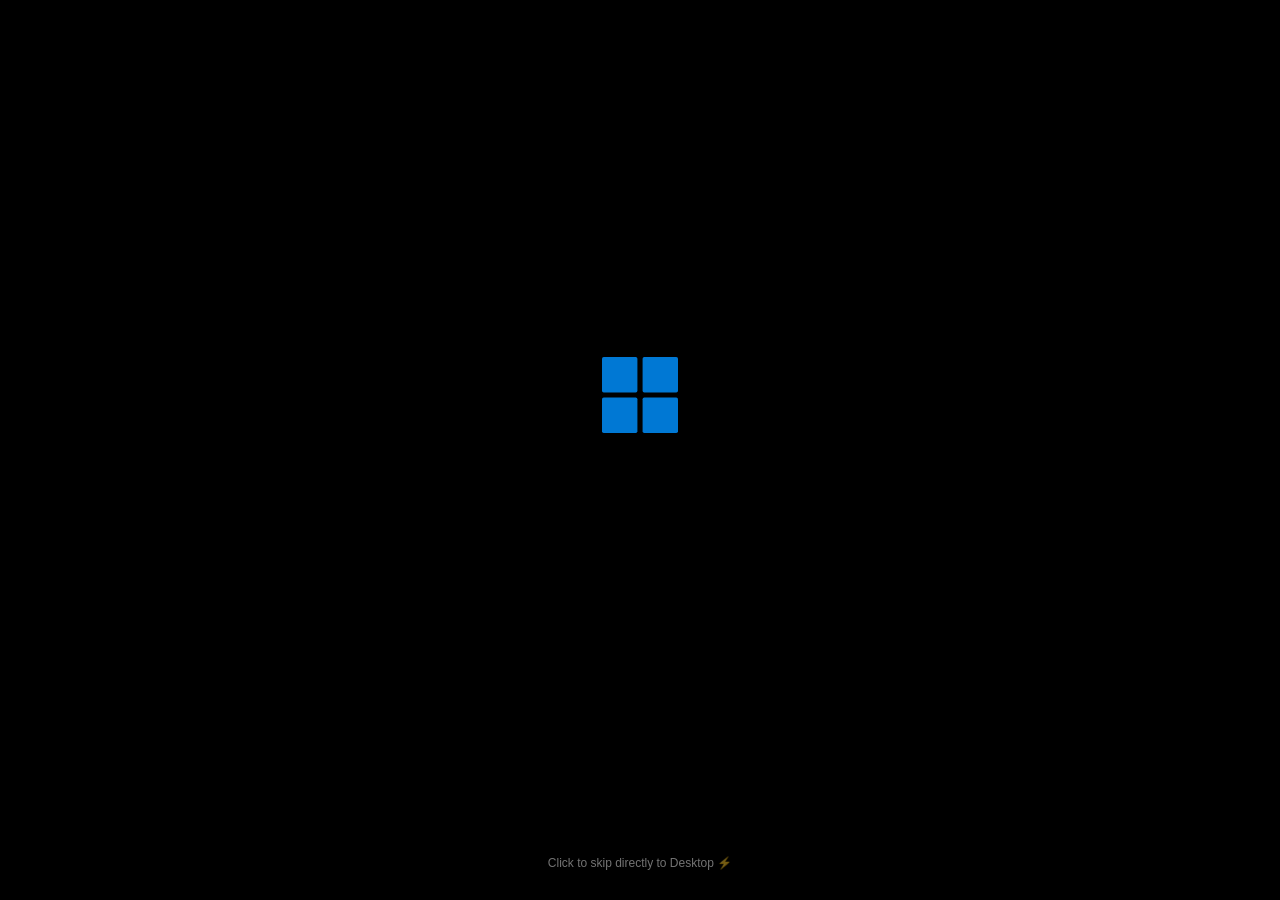
<file: index.html>
<!DOCTYPE html>
<html lang="en">

<head>
  <meta charset="UTF-8">
  <meta name="viewport" content="width=device-width, initial-scale=1.0">
  <title>Harsh Prasad - Portfolio</title>
  <meta name="description"
    content="Personal developer portfolio and interactive Web desktop experiment of Harsh Prasad. Built with vanilla HTML, CSS, and JavaScript. An open-source educational project showcasing frontend engineering, not affiliated with or endorsed by Microsoft.">
  <meta name="author" content="Harsh Prasad">
  <meta name="application-name" content="Harsh Prasad Portfolio">
  <meta name="keywords" content="Harsh Prasad, Developer Portfolio, Web OS, Windows 11 Simulator, Frontend Developer, Full-Stack, Vanilla JavaScript">
  
  <!-- Crawler & Safety Disclaimers (Educational Portfolio / Web Experiment) -->
  <meta name="subject" content="Developer Portfolio Showcase">
  <meta name="rating" content="General">
  <meta name="robots" content="index, follow">
  <meta property="og:title" content="Harsh Prasad — Developer Portfolio (Windows 11 UI Concept)">
  <meta property="og:description" content="Personal open-source interactive portfolio website simulating Windows 11 in vanilla JS.">
  <meta property="og:type" content="website">
  
  <link rel="icon" type="image/png" href="assets/icons/winlogo.png">

  <!-- Typography -->
  <link rel="preconnect" href="https://fonts.googleapis.com">
  <link rel="preconnect" href="https://fonts.gstatic.com" crossorigin>
  <link href="https://fonts.googleapis.com/css2?family=Inter:wght@200;300;400;500;600;700&display=swap"
    rel="stylesheet">

  <!-- Core Stylesheets -->
  <link rel="stylesheet" href="css/reset.css">
  <link rel="stylesheet" href="css/variables.css">
  <link rel="stylesheet" href="css/boot.css">
  <link rel="stylesheet" href="css/desktop.css">
  <link rel="stylesheet" href="css/taskbar.css">
  <link rel="stylesheet" href="css/startmenu.css">
  <link rel="stylesheet" href="css/windows.css">
  <link rel="stylesheet" href="css/notification.css">

  <!-- App Specific Stylesheets -->
  <link rel="stylesheet" href="css/apps/explorer.css">
  <link rel="stylesheet" href="css/apps/edge.css">
  <link rel="stylesheet" href="css/apps/settings.css">
  <link rel="stylesheet" href="css/apps/taskmanager.css">
  <link rel="stylesheet" href="css/apps/mail.css">
  <link rel="stylesheet" href="css/apps/terminal.css">
  <link rel="stylesheet" href="css/apps/notepad.css">
  <link rel="stylesheet" href="css/apps/codeviewer.css">
  <link rel="stylesheet" href="css/apps/vscode.css">
  <link rel="stylesheet" href="css/apps/store.css">
</head>

<body>

  <!-- 1. Boot Screen -->
  <div id="boot-screen">
    <div class="boot-logo">
      <svg viewBox="0 0 88 88" width="76" height="76">
        <rect x="0" y="0" width="41" height="41" rx="2" fill="#0078D4" />
        <rect x="47" y="0" width="41" height="41" rx="2" fill="#0078D4" />
        <rect x="0" y="47" width="41" height="41" rx="2" fill="#0078D4" />
        <rect x="47" y="47" width="41" height="41" rx="2" fill="#0078D4" />
      </svg>
    </div>
    <div class="boot-loader">
      <div class="dot-ring">
        <div class="dot"></div>
        <div class="dot"></div>
        <div class="dot"></div>
        <div class="dot"></div>
        <div class="dot"></div>
      </div>
    </div>
    <div class="boot-skip-hint" id="boot-skip">Click to skip directly to Desktop ⚡</div>
  </div>

  <!-- 2. Windows 11 Lock & Sign-in Screen -->
  <div id="lock-screen">
    <!-- Smooth Acrylic Blur Filter Layer -->
    <div class="lock-bg-acrylic" id="lock-bg-acrylic"></div>

    <!-- Clock / Date Lock Screen View -->
    <div class="lock-clock-view" id="lock-clock-view">
      <div class="lock-info">
        <div class="lock-time" id="lock-time"></div>
        <div class="lock-date" id="lock-date"></div>
        <script>
          (function() {
            try {
              var now = new Date();
              var is12 = (new Intl.DateTimeFormat([], { hour: 'numeric' }).resolvedOptions().hour12) ?? false;
              var h = now.getHours();
              var m = String(now.getMinutes()).padStart(2, '0');
              var dh = is12 ? (h % 12 || 12) : String(h).padStart(2, '0');
              var tEl = document.getElementById('lock-time');
              var dEl = document.getElementById('lock-date');
              if (tEl) tEl.textContent = dh + ':' + m;
              if (dEl) dEl.textContent = now.toLocaleDateString(undefined, { weekday: 'long', month: 'long', day: 'numeric' });
            } catch(e) {}
          })();
        </script>
      </div>

      <div class="lock-fullscreen-hint" id="lock-fullscreen-btn" title="Click to enter Fullscreen mode">
        <span>⛶ Press F11 or click for best experience in Fullscreen</span>
      </div>
    </div>

    <!-- Sign-in / Login View -->
    <div class="lock-login-view" id="lock-login-view">
      <div class="login-container">
        <div class="login-avatar-wrapper">
          <img src="assets/avatar.png" class="login-avatar" alt="Harsh Prasad" />
        </div>
        <div class="login-name">Harsh Prasad</div>
        <div class="login-email">harshprasad1607@gmail.com</div>

        <form class="login-form" id="login-form" onsubmit="event.preventDefault();">
          <div class="login-input-wrapper" id="login-input-wrapper">
            <input 
              type="password" 
              id="login-pin-input" 
              class="login-pin-input" 
              placeholder="PIN" 
              autocomplete="off" 
            />
            <button type="submit" class="login-submit-btn" id="login-submit-btn" title="Sign In">
              <svg viewBox="0 0 16 16" width="14" height="14" fill="currentColor">
                <path fill-rule="evenodd" d="M1 8a.5.5 0 0 1 .5-.5h11.793l-3.147-3.146a.5.5 0 0 1 .708-.708l4 4a.5.5 0 0 1 0 .708l-4 4a.5.5 0 0 1-.708-.708L13.293 8.5H1.5A.5.5 0 0 1 1 8z"/>
              </svg>
            </button>
          </div>

          <button type="button" class="login-forgot-pin" id="login-forgot-pin">
            I forgot my PIN
          </button>
        </form>

        <!-- Sign-in spinner state -->
        <div class="login-loading" id="login-loading" style="display: none;">
          <div class="login-ring-spinner">
            <div class="dot-ring">
              <div class="dot"></div>
              <div class="dot"></div>
              <div class="dot"></div>
              <div class="dot"></div>
              <div class="dot"></div>
            </div>
          </div>
          <div class="login-welcome-text">Welcome</div>
        </div>
      </div>

      <!-- Login Screen Corner Controls -->
      <div class="login-tray">
        <button class="login-tray-btn" title="Internet Access">
          <svg viewBox="0 0 16 16" width="16" height="16" fill="currentColor">
            <path d="M15.384 6.115a.485.485 0 0 0-.047-.736A12.444 12.444 0 0 0 8 3C5.259 3 2.723 3.882.663 5.379a.485.485 0 0 0-.048.736.518.518 0 0 0 .668.05A11.448 11.448 0 0 1 8 4c2.507 0 4.827.802 6.716 2.164.205.148.49.13.668-.049z"/>
            <path d="M13.229 8.271a.482.482 0 0 0-.063-.745A9.455 9.455 0 0 0 8 6c-1.905 0-3.68.56-5.166 1.526a.48.48 0 0 0-.063.745.525.525 0 0 0 .652.065A8.46 8.46 0 0 1 8 7a8.46 8.46 0 0 1 4.577 1.336c.205.145.48.11.652-.065zm-2.183 2.183a.413.413 0 0 0-.061-.638A6.478 6.478 0 0 0 8 9c-1.305 0-2.516.392-3.535 1.066a.413.413 0 0 0-.061.638.54.54 0 0 0 .636.05A5.474 5.474 0 0 1 8 10c1.077 0 2.083.314 2.95.854a.54.54 0 0 0 .636-.05zM9 13a1 1 0 1 1-2 0 1 1 0 0 1 2 0z"/>
          </svg>
        </button>
        <button class="login-tray-btn" id="login-a11y-btn" title="Accessibility">
          <img src="assets/icons/accessibility-white.png" alt="Accessibility" class="login-tray-icon" />
        </button>
        <button class="login-tray-btn" id="login-power-btn" title="Power Options">
          <svg viewBox="0 0 16 16" width="16" height="16" fill="currentColor">
            <path d="M7.5 1v7h1V1h-1z"/>
            <path d="M3 8.812a4.999 4.999 0 0 1 2.578-4.375l-.448-.894A6 6 0 1 0 10.87 3.543l-.448.894A5 5 0 1 1 3 8.812z"/>
          </svg>
        </button>
      </div>
    </div>
  </div>

  <!-- 3. Desktop Area -->
  <div id="desktop" style="display:none;">
    <!-- Desktop Icons Grid -->
    <div id="desktop-icons">
      <div class="desktop-icon" data-app="explorer">
        <img src="assets/icons/explorer.png" alt="Projects" />
        <span>My Projects</span>
      </div>

      <div class="desktop-icon" data-app="trash">
        <img src="assets/icons/trash.png" alt="Recycle Bin" />
        <span>Recycle Bin</span>
      </div>

      <div class="desktop-icon" data-app="settings">
        <img src="assets/icons/settings.png" alt="About Project" />
        <span>About Project</span>
      </div>

      <div class="desktop-icon" data-app="taskmanager">
        <img src="assets/icons/taskmanager.png" alt="Skills" />
        <span>Skills</span>
      </div>

      <div class="desktop-icon" data-app="mail">
        <img src="assets/icons/mail.png" alt="Contact" />
        <span>Contact</span>
      </div>

      <div class="desktop-icon" data-app="edge" data-url="https://attendance-tracker-harsh106.vercel.app">
        <img src="assets/icons/edge.png" alt="Live Browser" />
        <span>Edge Browser</span>
      </div>

      <div class="desktop-icon" data-app="terminal">
        <img src="assets/icons/terminal.png" alt="Terminal" />
        <span>Terminal</span>
      </div>

      <div class="desktop-icon" data-app="vscode">
        <img src="assets/icons/vscode.png" alt="Visual Studio Code" />
        <span>Visual Studio Code</span>
      </div>

      <div class="desktop-icon" data-app="notepad">
        <img src="assets/icons/notepad.png" alt="Resume Overview" />
        <span>Resume.txt</span>
      </div>

      <div class="desktop-icon" data-app="edge" data-url="https://github.com/harsh-pr">
        <img src="assets/icons/github.png" alt="GitHub Profile" />
        <span>GitHub</span>
      </div>

      <div class="desktop-icon" data-app="edge" data-url="https://www.linkedin.com/in/harshranjanprasad/">
        <img src="assets/icons/linkedin.png" alt="LinkedIn Profile" />
        <span>LinkedIn</span>
      </div>
    </div>

    <!-- Selection Marquee Box -->
    <div id="selection-box"></div>

    <!-- Windows Drag & Drop Layer -->
    <div id="windows-layer"></div>

    <!-- Snap Ghost Preview -->
    <div id="snap-ghost"></div>

    <!-- Right-Click Context Menu -->
    <div id="context-menu">
      <ul>
        <li data-action="refresh">
          <span class="ctx-icon">🔄</span>
          <span class="ctx-text">Refresh Desktop</span>
        </li>
        <li data-action="wallpaper">
          <span class="ctx-icon">🖼️</span>
          <span class="ctx-text">Next Wallpaper Theme</span>
        </li>
        <li class="divider"></li>
        <li data-action="projects">
          <span class="ctx-icon">📁</span>
          <span class="ctx-text">Explore Projects</span>
        </li>
        <li data-action="terminal">
          <span class="ctx-icon">>_</span>
          <span class="ctx-text">Open Terminal</span>
        </li>
        <li class="divider"></li>
        <li data-action="about">
          <span class="ctx-icon">ℹ️</span>
          <span class="ctx-text">System Specifications</span>
        </li>
      </ul>
    </div>
    <!-- Developer Portfolio Watermark / Legitimate Project Disclaimer -->
    <div id="desktop-watermark" style="position: absolute; right: 18px; bottom: calc(var(--taskbar-height) + 14px); text-align: right; pointer-events: none; user-select: none; z-index: 15; opacity: 0.65; transition: opacity 0.3s ease;">
      <div style="font-size: 11px; font-weight: 500; color: #ffffff; text-shadow: 0 1px 3px rgba(0,0,0,0.85); letter-spacing: 0.3px;">Harsh Prasad — Web OS Portfolio</div>
      <div style="font-size: 10px; color: rgba(255, 255, 255, 0.7); text-shadow: 0 1px 2px rgba(0,0,0,0.85);">Educational UI experiment • Built with HTML/CSS/JS</div>
    </div>
  </div>

  <!-- 4. Windows 11 Start Menu -->
  <div id="start-menu">
    <div class="sm-search-container">
      <div class="sm-search-bar">
        <svg viewBox="0 0 24 24" fill="none" stroke="currentColor" stroke-width="2.5">
          <circle cx="11" cy="11" r="8"></circle>
          <line x1="21" y1="21" x2="16.65" y2="16.65"></line>
        </svg>
        <input type="text" class="sm-search-input" id="sm-search-input"
          placeholder="Type here to search apps, skills, or projects..." />
      </div>
    </div>

    <div class="sm-body">
      <!-- Pinned Apps -->
      <div>
        <div class="sm-section-header">
          <span class="sm-section-title">Pinned</span>
          <button class="sm-all-apps-btn">All apps ›</button>
        </div>
        <div class="sm-pinned-grid">
          <div class="sm-app-item" data-app="explorer">
            <img src="assets/icons/explorer.png" alt="Projects" />
            <span>Projects</span>
          </div>
          <div class="sm-app-item" data-app="settings">
            <img src="assets/icons/settings.png" alt="About Project" />
            <span>About Project</span>
          </div>
          <div class="sm-app-item" data-app="taskmanager">
            <img src="assets/icons/taskmanager.png" alt="Skills" />
            <span>Skills</span>
          </div>
          <div class="sm-app-item" data-app="mail">
            <img src="assets/icons/mail.png" alt="Contact" />
            <span>Contact</span>
          </div>
          <div class="sm-app-item" data-app="edge" data-url="https://attendance-tracker-harsh106.vercel.app">
            <img src="assets/icons/edge.png" alt="Browser" />
            <span>Edge</span>
          </div>
          <div class="sm-app-item" data-app="terminal">
            <img src="assets/icons/terminal.png" alt="Terminal" />
            <span>Terminal</span>
          </div>
          <div class="sm-app-item" data-app="vscode">
            <img src="assets/icons/vscode.png" alt="VS Code" />
            <span>VS Code</span>
          </div>
        </div>
      </div>

      <!-- Recommended Section -->
      <div>
        <div class="sm-section-header">
          <span class="sm-section-title">Recommended</span>
        </div>
        <div class="sm-recommended-grid">
          <div class="sm-rec-card" data-app="edge" data-url="demo/ai-gestures.html">
            <img src="assets/icons/folder.png" alt="LazyGestures" />
            <div class="sm-rec-info">
              <span class="sm-rec-title">LazyGestures</span>
              <span class="sm-rec-time">Python · OpenCV · MediaPipe</span>
            </div>
          </div>
          <div class="sm-rec-card" data-app="edge" data-url="https://ai-splitwise-vpp.vercel.app/auth.html">
            <img src="assets/icons/folder.png" alt="SplitwiseAI" />
            <div class="sm-rec-info">
              <span class="sm-rec-title">SplitwiseAI</span>
              <span class="sm-rec-time">JavaScript · OCR & Expense Splitter</span>
            </div>
          </div>
          <div class="sm-rec-card" data-app="edge" data-url="https://attendance-tracker-harsh106.vercel.app">
            <img src="assets/icons/folder.png" alt="AttendanceManager" />
            <div class="sm-rec-info">
              <span class="sm-rec-title">AttendanceManager</span>
              <span class="sm-rec-time">JavaScript · Live on Vercel</span>
            </div>
          </div>
          <div class="sm-rec-card" data-app="notepad">
            <img src="assets/icons/notepad.png" alt="Resume" />
            <div class="sm-rec-info">
              <span class="sm-rec-title">Harsh_Prasad_Resume.txt</span>
              <span class="sm-rec-time">Ready for review</span>
            </div>
          </div>
        </div>
      </div>
    </div>

    <!-- Start Menu User Footer -->
    <div class="sm-footer">
      <div class="sm-user-badge">
        <img src="assets/avatar.png" class="sm-user-avatar" alt="Harsh Prasad" />
        <span class="sm-user-name">Harsh Prasad</span>
      </div>
      <button class="sm-power-btn" title="Power / Hire">⏻</button>
    </div>
  </div>

  <!-- 5. Windows 11 Taskbar -->
  <div id="taskbar">
    <!-- Left: Empty or Widgets spacer -->
    <div style="width: 140px; display: flex; align-items: center; gap: 8px;"></div>

    <!-- Center: Centered Apps & Start (Screenshot 5 Match) -->
    <div id="taskbar-center">
      <div class="taskbar-item" id="taskbar-start" title="Start">
        <img src="assets/icons/winlogo.png" alt="Start" style="width:24px;height:24px;object-fit:contain;" />
      </div>

      <!-- Taskbar Search Pill matching Screenshot 5 -->
      <div id="taskbar-search" title="Search">
        <div class="taskbar-search-left">
          <svg viewBox="0 0 24 24" fill="none" stroke="currentColor" stroke-width="2.5">
            <circle cx="11" cy="11" r="8"></circle>
            <line x1="21" y1="21" x2="16.65" y2="16.65"></line>
          </svg>
          <span>Search</span>
        </div>
        <div class="taskbar-search-doodle" title="Windows Spotlight Daily Highlight">
          🐻
        </div>
      </div>

      <!-- Fixed Core Apps (Screenshot 5) -->
      <div class="taskbar-item" data-app="explorer" title="File Explorer">
        <img src="assets/icons/explorer.png" alt="File Explorer" />
        <div class="taskbar-indicator"></div>
      </div>

      <div class="taskbar-item" data-app="edge" title="Microsoft Edge">
        <img src="assets/icons/edge.png" alt="Microsoft Edge" />
        <div class="taskbar-indicator"></div>
      </div>

      <div class="taskbar-item" data-app="store" title="Microsoft Store">
        <img src="assets/icons/store.png" alt="Microsoft Store" />
        <div class="taskbar-indicator"></div>
      </div>

      <!-- Dynamic Active / Open Apps -->
      <div id="taskbar-dynamic-apps" style="display:flex; align-items:center; gap:4px;"></div>
    </div>

    <!-- Right: System Tray (1:1 Match with Screenshot 1) -->
    <div id="taskbar-tray">
      <!-- 1. Overflow Chevron Button (Screenshot 1 & 3) -->
      <div class="tray-button" id="tray-overflow-btn" title="Show hidden icons">
        <svg width="12" height="7" viewBox="0 0 10 6" fill="none" class="tray-overflow-chevron">
          <path d="M1 5L5 1L9 5" stroke="currentColor" stroke-width="1.4" stroke-linecap="round" stroke-linejoin="round"/>
        </svg>
      </div>

      <!-- 2. Touch Keyboard Button (Screenshot 1) -->
      <div class="tray-button" id="tray-keyboard-btn" title="Touch keyboard">
        <svg width="18" height="18" viewBox="0 0 18 18" fill="none">
          <rect x="1.5" y="4" width="15" height="10" rx="2" stroke="currentColor" stroke-width="1.3"/>
          <rect x="3.5" y="6" width="1.8" height="1.8" rx="0.5" fill="currentColor"/>
          <rect x="6.5" y="6" width="1.8" height="1.8" rx="0.5" fill="currentColor"/>
          <rect x="9.5" y="6" width="1.8" height="1.8" rx="0.5" fill="currentColor"/>
          <rect x="12.5" y="6" width="1.8" height="1.8" rx="0.5" fill="currentColor"/>
          <rect x="4.5" y="9" width="1.8" height="1.8" rx="0.5" fill="currentColor"/>
          <rect x="7.5" y="9" width="3" height="1.8" rx="0.5" fill="currentColor"/>
          <rect x="11.5" y="9" width="1.8" height="1.8" rx="0.5" fill="currentColor"/>
        </svg>
      </div>

      <!-- 3. Language Switcher (Screenshot 1 & 4) -->
      <div class="tray-button" id="tray-lang-btn" title="English (India)&#10;Keyboard layout">
        <div class="tray-lang-stack">
          <span id="tray-lang-top">ENG</span>
          <span id="tray-lang-bot">IN</span>
        </div>
      </div>

      <!-- 4. Quick Settings Combined Pill: WiFi + Volume + Battery (Matching Screenshot 2) -->
      <div class="tray-button" id="tray-quick-settings-btn" title="Quick settings&#10;Internet access, Sound, Battery (80%)">
        <span class="tray-qs-icon" id="tray-icon-wifi">
          <img src="assets/icons/wifi_command&amp;taskbar.png" alt="Wi-Fi" class="tray-img-icon wifi-img" />
        </span>

        <span class="tray-qs-icon" id="tray-icon-volume">
          <img src="assets/icons/speaker_taskbar&amp;command.png" alt="Volume" class="tray-img-icon volume-img" />
        </span>

        <span class="tray-qs-icon" id="tray-icon-battery">
          <img src="assets/icons/battery_taskbar&amp;command.png" alt="Battery" class="tray-img-icon battery-img" />
        </span>
      </div>

      <!-- 5. Date & Time Button (Screenshot 1 & 5) -->
      <div class="tray-button" id="tray-clock-btn" title="Date and time&#10;Calendar and notifications">
        <span id="tray-time-text"></span>
        <span id="tray-date-text"></span>
        <script>
          (function() {
            try {
              var now = new Date();
              var t = document.getElementById('tray-time-text');
              var d = document.getElementById('tray-date-text');
              if (t) t.textContent = now.toLocaleTimeString([], { hour: 'numeric', minute: '2-digit' });
              if (d) d.textContent = now.toLocaleDateString();
            } catch(e) {}
          })();
        </script>
      </div>

      <!-- 6. Show Desktop Sliver (Screenshot 1) -->
      <div id="tray-peek" title="Show desktop"></div>
    </div>
  </div>

  <!-- Screen Dimmer Overlay for Brightness slider -->
  <div id="screen-brightness-overlay" style="position:fixed;inset:0;background:#000;pointer-events:none;z-index:99998;opacity:0;transition:opacity 0.1s;"></div>

  <!-- WINDOWS 11 SYSTEM FLYOUTS (Screenshots 2, 3, 4, 5) -->

  <!-- Flyout 1: Overflow Hidden Icons (Screenshot 3) -->
  <div class="tray-flyout-window" id="flyout-overflow">
    <div class="overflow-grid">
      <div class="overflow-item" id="overflow-security" title="Windows Security">
        <img src="assets/icons/win-security_systemtray.png" alt="Windows Security" class="overflow-img-icon" />
      </div>
      <div class="overflow-item" id="overflow-onedrive" title="OneDrive - Up to date">
        <img src="assets/icons/onedrive_systemtray.png" alt="OneDrive" class="overflow-img-icon" />
      </div>
      <div class="overflow-item" id="overflow-bt" title="Bluetooth Devices">
        <img src="assets/icons/bluetooth_systemtray.png" alt="Bluetooth" class="overflow-img-icon" />
      </div>
    </div>
  </div>

  <!-- Flyout 2: Language Switcher (Screenshot 4) -->
  <div class="tray-flyout-window" id="flyout-language" style="width: 340px;">
    <div class="lang-flyout-header">
      <span>Keyboard layout</span>
      <div class="lang-shortcut-hint">
        <span class="win-key-badge">⊞</span> + Spacebar
      </div>
    </div>
    <div class="lang-items-list">
      <div class="lang-item active" data-lang-top="ENG" data-lang-bot="IN" data-title="English (India)">
        <div class="lang-item-bar"></div>
        <span class="lang-code-tag">ENG</span>
        <div class="lang-text-col">
          <span class="lang-title">English (India)</span>
          <span class="lang-sub">English (India)</span>
        </div>
      </div>
      <div class="lang-item" data-lang-top="ENG" data-lang-bot="US" data-title="English (United States)">
        <div class="lang-item-bar"></div>
        <span class="lang-code-tag">ENG</span>
        <div class="lang-text-col">
          <span class="lang-title">English (United States)</span>
          <span class="lang-sub">English (India)</span>
        </div>
      </div>
    </div>
    <div class="lang-flyout-footer" id="btn-more-keyboard-settings">
      <span>More keyboard settings</span>
    </div>
  </div>

  <!-- Flyout 3: Quick Settings / Control Center (Screenshot 4) -->
  <div class="tray-flyout-window" id="flyout-quick-settings" style="width: 360px;">
    <!-- 6 Quick Action Tiles Grid -->
    <div class="qs-tiles-container">
      <div class="qs-tiles-grid">
        <!-- Wi-Fi (Active) -->
        <div class="qs-tile-wrapper">
          <div class="qs-tile active" id="tile-wifi">
            <div class="qs-tile-icon-area">
              <img src="assets/icons/wifi_command&amp;taskbar.png" alt="Wi-Fi" class="qs-tile-img" />
            </div>
            <div class="qs-tile-chevron">›</div>
          </div>
          <span class="qs-tile-label">Harsh</span>
        </div>

        <!-- Bluetooth (Active) -->
        <div class="qs-tile-wrapper">
          <div class="qs-tile active" id="tile-bt">
            <div class="qs-tile-icon-area">
              <img src="assets/icons/bluetooth_command.png" alt="Bluetooth" class="qs-tile-img" />
            </div>
            <div class="qs-tile-chevron">›</div>
          </div>
          <span class="qs-tile-label">Connected (2)</span>
        </div>

        <!-- Airplane Mode -->
        <div class="qs-tile-wrapper">
          <div class="qs-tile" id="tile-airplane">
            <div class="qs-tile-icon-area" style="width:100%;">
              <img src="assets/icons/flight_command.png" alt="Airplane mode" class="qs-tile-img" />
            </div>
          </div>
          <span class="qs-tile-label">Airplane mode</span>
        </div>

        <!-- Accessibility -->
        <div class="qs-tile-wrapper">
          <div class="qs-tile" id="tile-access">
            <div class="qs-tile-icon-area">
              <img src="assets/icons/accessibility_command.png" alt="Accessibility" class="qs-tile-img" />
            </div>
            <div class="qs-tile-chevron">›</div>
          </div>
          <span class="qs-tile-label">Accessibility</span>
        </div>

        <!-- Energy Saver -->
        <div class="qs-tile-wrapper">
          <div class="qs-tile" id="tile-saver">
            <div class="qs-tile-icon-area" style="width:100%;">
              <img src="assets/icons/saver_command.png" alt="Energy saver" class="qs-tile-img" />
            </div>
          </div>
          <span class="qs-tile-label">Energy saver</span>
        </div>

        <!-- Live Captions -->
        <div class="qs-tile-wrapper">
          <div class="qs-tile" id="tile-captions">
            <div class="qs-tile-icon-area" style="width:100%;">
              <img src="assets/icons/caption_command.png" alt="Live captions" class="qs-tile-img" />
            </div>
          </div>
          <span class="qs-tile-label">Live captions</span>
        </div>
      </div>

      <!-- Carousel Column -->
      <div class="qs-carousel-col">
        <span class="qs-dot active"></span>
        <span class="qs-dot"></span>
        <span class="qs-dot-caret">⌄</span>
      </div>
    </div>

    <!-- Sliders -->
    <div class="qs-sliders-section">
      <div class="qs-slider-row">
        <img src="assets/icons/brightness_command.png" alt="Brightness" class="qs-slider-img" />
        <input type="range" min="0" max="100" value="75" style="--fill-pct: 75%; --fill-pos: calc(8px + 0.75 * (100% - 16px));" class="win11-qs-slider" id="qs-bright-slider" title="Brightness" />
        <div class="qs-audio-device-spacer" aria-hidden="true"></div>
      </div>

      <div class="qs-slider-row">
        <img src="assets/icons/speaker_taskbar&amp;command.png" alt="Volume" class="qs-slider-img" id="qs-vol-icon-img" />
        <input type="range" min="0" max="100" value="65" style="--fill-pct: 65%; --fill-pos: calc(8px + 0.65 * (100% - 16px));" class="win11-qs-slider" id="qs-vol-slider" title="Volume" />
        <button class="qs-audio-device-btn" title="Select audio output device">
          <img src="assets/icons/soundoutput_command.png" alt="Audio output" class="qs-audio-device-img" />
        </button>
      </div>
    </div>

    <!-- Footer Bar -->
    <div class="qs-footer-bar">
      <div class="qs-footer-battery" title="Battery status: 80% (Plugged in)">
        <img src="assets/icons/battery_taskbar&amp;command.png" alt="Battery" class="qs-footer-battery-img" />
      </div>
      <div class="qs-footer-actions">
        <button class="qs-settings-btn" id="qs-open-settings" title="All settings">
          <svg width="18" height="18" viewBox="0 0 24 24" fill="none" stroke="currentColor" stroke-width="2">
            <circle cx="12" cy="12" r="3"/>
            <path d="M19.4 15a1.65 1.65 0 0 0 .33 1.82l.06.06a2 2 0 0 1 0 2.83 2 2 0 0 1-2.83 0l-.06-.06a1.65 1.65 0 0 0-1.82-.33 1.65 1.65 0 0 0-1 1.51V21a2 2 0 0 1-2 2 2 2 0 0 1-2-2v-.09A1.65 1.65 0 0 0 9 19.4a1.65 1.65 0 0 0-1.82.33l-.06.06a2 2 0 0 1-2.83 0 2 2 0 0 1 0-2.83l.06-.06a1.65 1.65 0 0 0 .33-1.82 1.65 1.65 0 0 0-1.51-1H3a2 2 0 0 1-2-2 2 2 0 0 1 2-2h.09A1.65 1.65 0 0 0 4.6 9a1.65 1.65 0 0 0-.33-1.82l-.06-.06a2 2 0 0 1 0-2.83 2 2 0 0 1 2.83 0l.06.06a1.65 1.65 0 0 0 1.82.33H9a1.65 1.65 0 0 0 1-1.51V3a2 2 0 0 1 2-2 2 2 0 0 1 2 2v.09a1.65 1.65 0 0 0 1 1.51 1.65 1.65 0 0 0 1.82-.33l.06-.06a2 2 0 0 1 2.83 0 2 2 0 0 1 0 2.83l-.06.06a1.65 1.65 0 0 0-.33 1.82V9a1.65 1.65 0 0 0 1.51 1H21a2 2 0 0 1 2 2 2 2 0 0 1-2 2h-.09a1.65 1.65 0 0 0-1.51 1z"/>
          </svg>
        </button>
      </div>
    </div>
  </div>

  <!-- Flyout 4: Notification Center & ALL FUNCTIONAL Calendar (Screenshot 5) -->
  <div class="tray-flyout-window" id="flyout-calendar-notifications">
    <!-- Notifications Panel -->
    <div class="notif-panel-card">
      <div class="notif-panel-header">
        <div style="display:flex; align-items:center; gap:8px;">
          <span>Notifications</span>
          <button class="notif-clear-all" id="notif-clear-all" style="display:none;" title="Clear all notifications">Clear all</button>
        </div>
        <button class="notif-focus-bell" title="Focus assist / Do not disturb">
          <svg width="18" height="18" viewBox="0 0 24 24" fill="none" stroke="currentColor" stroke-width="1.8">
            <path d="M18 8A6 6 0 0 0 6 8c0 7-3 9-3 9h18s-3-2-3-9"/>
            <path d="M13.73 21a2 2 0 0 1-3.46 0"/>
          </svg>
        </button>
      </div>
      <div class="notif-panel-body" id="notif-panel-body">
        <span class="notif-empty-text">No new notifications</span>
      </div>
    </div>

    <!-- ALL FUNCTIONAL Calendar Card matching Screenshot 5 -->
    <div class="calendar-card" id="calendar-widget">
      <!-- Live Clock & Full Date Header -->
      <div class="cal-header-section">
        <div class="cal-clock-row">
          <div class="cal-time-digits">
            <span class="cal-time-large" id="cal-time-hms"></span>
            <span class="cal-time-ampm" id="cal-time-ampm"></span>
          </div>
          <button class="cal-collapse-btn" id="cal-toggle-collapse" title="Collapse calendar">
            <svg width="12" height="8" viewBox="0 0 12 8" fill="none">
              <path d="M1.5 1.5L6 6L10.5 1.5" stroke="currentColor" stroke-width="1.5" stroke-linecap="round" stroke-linejoin="round"/>
            </svg>
          </button>
        </div>
        <div class="cal-date-text" id="cal-date-full"></div>
      </div>

      <!-- Collapsible Calendar View -->
      <div class="cal-body-section" id="cal-collapsible-body">
        <!-- Month Navigation Header -->
        <div class="cal-month-nav">
          <span class="cal-month-title" id="cal-nav-month-year"></span>
          <div class="cal-nav-arrows">
            <button class="cal-nav-btn" id="cal-nav-prev" title="Previous month">▲</button>
            <button class="cal-nav-btn" id="cal-nav-next" title="Next month">▼</button>
          </div>
        </div>

        <!-- Days of Week Header -->
        <div class="cal-weekdays-row">
          <span>Su</span>
          <span>Mo</span>
          <span>Tu</span>
          <span>We</span>
          <span>Th</span>
          <span>Fr</span>
          <span>Sa</span>
        </div>

        <!-- Interactive 6x7 Days Grid -->
        <div class="cal-days-grid" id="cal-days-grid">
          <!-- Rendered dynamically by CalendarEngine -->
        </div>

        <!-- Focus Session Control Bar matching Screenshot 5 -->
        <div class="cal-focus-bar">
          <div class="cal-focus-timer-ctrl">
            <button class="cal-focus-stepper" id="focus-step-minus" title="Decrease duration">−</button>
            <div class="cal-focus-duration">
              <strong id="focus-mins-display">30</strong>
              <span>mins</span>
            </div>
            <button class="cal-focus-stepper" id="focus-step-plus" title="Increase duration">+</button>
          </div>
          <button class="cal-focus-launch-btn" id="focus-launch-btn" title="Start Focus session">
            <span class="focus-play-icon">▶</span>
            <span id="focus-btn-label">Focus</span>
          </button>
        </div>
      </div>
    </div>
  </div>

  <!-- 6. Toast Notification Stack -->
  <div id="notification-container"></div>

  <!-- Application Logic Modules -->
  <script src="js/notifications.js"></script>
  <script src="js/boot.js"></script>
  <script src="js/window-manager.js"></script>
  <script src="js/desktop.js"></script>
  <script src="js/taskbar.js"></script>
  <script src="js/startmenu.js"></script>

  <!-- Data Repositories -->
  <script src="js/data/projects-data.js"></script>
  <script src="js/data/real-code-db.js"></script>
  <script src="js/data/recycle-bin-data.js"></script>

  <!-- App Implementations -->
  <script src="js/apps/vscode.js"></script>
  <script src="js/apps/explorer.js"></script>
  <script src="js/apps/edge.js"></script>
  <script src="js/apps/settings.js"></script>
  <script src="js/apps/taskmanager.js"></script>
  <script src="js/apps/mail.js"></script>
  <script src="js/apps/terminal.js"></script>
  <script src="js/apps/notepad.js"></script>
  <script src="js/apps/codeviewer.js"></script>
  <script src="js/apps/store.js"></script>

  <!-- Main Orchestrator -->
  <script src="js/main.js"></script>
</body>

</html>
</file>
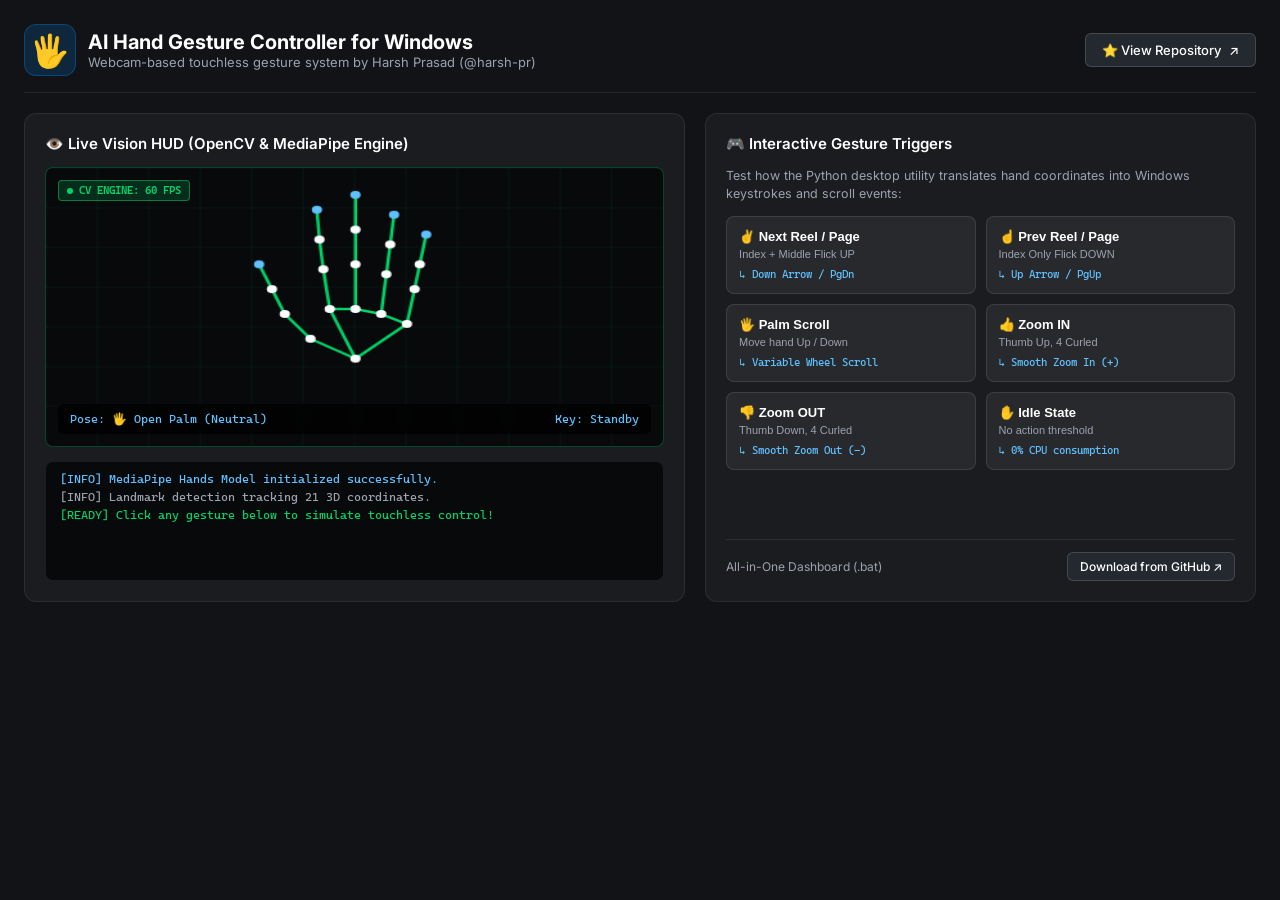
<file: demo/ai-gestures.html>
<!DOCTYPE html>
<html lang="en">
<head>
  <meta charset="UTF-8">
  <meta name="viewport" content="width=device-width, initial-scale=1.0">
  <title>AI Hand Gesture Controller - Live Simulator</title>
  <link rel="preconnect" href="https://fonts.googleapis.com">
  <link rel="preconnect" href="https://fonts.gstatic.com" crossorigin>
  <link href="https://fonts.googleapis.com/css2?family=Inter:wght@300;400;500;600;700&family=Cascadia+Code&display=swap" rel="stylesheet">
  <style>
    * { box-sizing: border-box; margin: 0; padding: 0; }
    body {
      background: #121316;
      color: #e5e7eb;
      font-family: 'Inter', system-ui, sans-serif;
      padding: 24px;
      display: flex;
      flex-direction: column;
      gap: 20px;
      min-height: 100vh;
    }
    header {
      display: flex;
      align-items: center;
      justify-content: space-between;
      border-bottom: 1px solid rgba(255,255,255,0.08);
      padding-bottom: 16px;
    }
    .brand {
      display: flex;
      align-items: center;
      gap: 12px;
    }
    .brand-icon {
      font-size: 32px;
      background: rgba(0, 120, 212, 0.2);
      border: 1px solid rgba(0, 120, 212, 0.4);
      width: 52px; height: 52px;
      border-radius: 12px;
      display: flex; align-items: center; justify-content: center;
    }
    .brand-title {
      font-size: 20px;
      font-weight: 700;
      color: #ffffff;
    }
    .brand-sub {
      font-size: 13px;
      color: #9ca3af;
    }
    .btn-github {
      display: inline-flex;
      align-items: center;
      gap: 8px;
      background: #24292f;
      color: #ffffff;
      padding: 8px 16px;
      border-radius: 6px;
      font-size: 13px;
      font-weight: 500;
      text-decoration: none;
      border: 1px solid rgba(255,255,255,0.15);
      transition: background 0.15s;
    }
    .btn-github:hover {
      background: #33383f;
    }
    .main-grid {
      display: grid;
      grid-template-columns: 1.2fr 1fr;
      gap: 20px;
    }
    @media (max-width: 800px) {
      .main-grid { grid-template-columns: 1fr; }
    }
    .card {
      background: rgba(255,255,255,0.04);
      border: 1px solid rgba(255,255,255,0.08);
      border-radius: 12px;
      padding: 20px;
      display: flex;
      flex-direction: column;
      gap: 14px;
    }
    .card-title {
      font-size: 15px;
      font-weight: 600;
      color: #ffffff;
      display: flex;
      align-items: center;
      gap: 8px;
    }
    /* Webcam Simulator */
    .cam-box {
      width: 100%;
      height: 280px;
      background: #08090b;
      border-radius: 8px;
      border: 1px solid rgba(0, 210, 106, 0.3);
      position: relative;
      overflow: hidden;
      display: flex;
      align-items: center;
      justify-content: center;
    }
    .cam-canvas {
      position: absolute;
      inset: 0;
      width: 100%;
      height: 100%;
    }
    .cam-hud-badge {
      position: absolute;
      top: 12px;
      left: 12px;
      background: rgba(0, 210, 106, 0.18);
      border: 1px solid rgba(0, 210, 106, 0.5);
      color: #00D26A;
      font-size: 11px;
      font-weight: 600;
      padding: 3px 8px;
      border-radius: 4px;
      font-family: 'Cascadia Code', monospace;
      display: flex;
      align-items: center;
      gap: 6px;
      z-index: 10;
    }
    .hud-dot {
      width: 6px; height: 6px;
      background: #00D26A;
      border-radius: 50%;
      animation: pulseDot 1.5s infinite;
    }
    @keyframes pulseDot {
      0%, 100% { opacity: 0.3; }
      50% { opacity: 1; }
    }
    .cam-status {
      position: absolute;
      bottom: 12px;
      left: 12px;
      right: 12px;
      background: rgba(0,0,0,0.7);
      backdrop-filter: blur(6px);
      padding: 8px 12px;
      border-radius: 6px;
      font-size: 12px;
      font-family: 'Cascadia Code', monospace;
      color: #60C1FF;
      display: flex;
      justify-content: space-between;
      z-index: 10;
    }
    /* Gesture Buttons */
    .gestures-list {
      display: grid;
      grid-template-columns: 1fr 1fr;
      gap: 10px;
    }
    .gesture-btn {
      background: rgba(255,255,255,0.06);
      border: 1px solid rgba(255,255,255,0.1);
      border-radius: 8px;
      padding: 12px;
      display: flex;
      flex-direction: column;
      gap: 4px;
      cursor: pointer;
      text-align: left;
      transition: all 0.15s ease;
      color: #e5e7eb;
    }
    .gesture-btn:hover {
      background: rgba(0, 120, 212, 0.2);
      border-color: rgba(0, 120, 212, 0.5);
      transform: translateY(-2px);
    }
    .gesture-btn.active {
      background: rgba(0, 210, 106, 0.2);
      border-color: #00D26A;
    }
    .gesture-btn-top {
      font-weight: 600;
      font-size: 13px;
      display: flex;
      align-items: center;
      gap: 6px;
      color: #ffffff;
    }
    .gesture-btn-sub {
      font-size: 11px;
      color: #9ca3af;
    }
    .gesture-btn-action {
      font-size: 11px;
      color: #60C1FF;
      font-family: 'Cascadia Code', monospace;
      margin-top: 4px;
    }
    /* Logs Console */
    .log-box {
      height: 120px;
      background: #08090b;
      border-radius: 8px;
      padding: 10px 14px;
      font-family: 'Cascadia Code', monospace;
      font-size: 11.5px;
      overflow-y: auto;
      display: flex;
      flex-direction: column;
      gap: 4px;
      border: 1px solid rgba(255,255,255,0.08);
    }
    .log-entry { color: #9ca3af; }
    .log-entry.active { color: #00D26A; }
    .log-entry.accent { color: #60C1FF; }
  </style>
</head>
<body>

  <header>
    <div class="brand">
      <div class="brand-icon">🖐️</div>
      <div>
        <div class="brand-title">AI Hand Gesture Controller for Windows</div>
        <div class="brand-sub">Webcam-based touchless gesture system by Harsh Prasad (@harsh-pr)</div>
      </div>
    </div>
    <a href="https://github.com/harsh-pr/ai-gestures" target="_blank" class="btn-github">
      <span>⭐ View Repository</span>
      <span>↗</span>
    </a>
  </header>

  <div class="main-grid">
    <!-- Left Column: Camera Viewport Simulation -->
    <div class="card">
      <div class="card-title">
        <span>👁️ Live Vision HUD (OpenCV & MediaPipe Engine)</span>
      </div>

      <div class="cam-box">
        <div class="cam-hud-badge">
          <span class="hud-dot"></span>
          <span>CV ENGINE: 60 FPS</span>
        </div>
        <canvas class="cam-canvas" id="handCanvas" width="480" height="280"></canvas>
        <div class="cam-status">
          <span id="detectedGestureText">Pose: 🖐️ Open Palm (Neutral)</span>
          <span id="detectedActionText">Key: Standby</span>
        </div>
      </div>

      <div class="log-box" id="logBox">
        <div class="log-entry accent">[INFO] MediaPipe Hands Model initialized successfully.</div>
        <div class="log-entry">[INFO] Landmark detection tracking 21 3D coordinates.</div>
        <div class="log-entry active">[READY] Click any gesture below to simulate touchless control!</div>
      </div>
    </div>

    <!-- Right Column: Interactive Gesture Tester -->
    <div class="card">
      <div class="card-title">
        <span>🎮 Interactive Gesture Triggers</span>
      </div>
      <p style="font-size:12.5px; color:#9ca3af; line-height:1.4;">
        Test how the Python desktop utility translates hand coordinates into Windows keystrokes and scroll events:
      </p>

      <div class="gestures-list">
        <button class="gesture-btn" onclick="triggerGesture('Next Reel / Page', '✌️ 2 Fingers Flick UP', 'Page Down / Down Arrow')">
          <div class="gesture-btn-top">✌️ Next Reel / Page</div>
          <div class="gesture-btn-sub">Index + Middle Flick UP</div>
          <div class="gesture-btn-action">↳ Down Arrow / PgDn</div>
        </button>

        <button class="gesture-btn" onclick="triggerGesture('Prev Reel / Page', '☝️ 1 Finger Flick DOWN', 'Page Up / Up Arrow')">
          <div class="gesture-btn-top">☝️ Prev Reel / Page</div>
          <div class="gesture-btn-sub">Index Only Flick DOWN</div>
          <div class="gesture-btn-action">↳ Up Arrow / PgUp</div>
        </button>

        <button class="gesture-btn" onclick="triggerGesture('Continuous Scroll', '🖐️ Open Palm Anchored', 'Mouse Wheel Delta ±120')">
          <div class="gesture-btn-top">🖐️ Palm Scroll</div>
          <div class="gesture-btn-sub">Move hand Up / Down</div>
          <div class="gesture-btn-action">↳ Variable Wheel Scroll</div>
        </button>

        <button class="gesture-btn" onclick="triggerGesture('Zoom IN', '👍 Thumbs UP', 'Ctrl + KeyPlus')">
          <div class="gesture-btn-top">👍 Zoom IN</div>
          <div class="gesture-btn-sub">Thumb Up, 4 Curled</div>
          <div class="gesture-btn-action">↳ Smooth Zoom In (+)</div>
        </button>

        <button class="gesture-btn" onclick="triggerGesture('Zoom OUT', '👎 Thumbs DOWN', 'Ctrl + KeyMinus')">
          <div class="gesture-btn-top">👎 Zoom OUT</div>
          <div class="gesture-btn-sub">Thumb Down, 4 Curled</div>
          <div class="gesture-btn-action">↳ Smooth Zoom Out (-)</div>
        </button>

        <button class="gesture-btn" onclick="triggerGesture('Neutral Standby', '✋ Resting Hand', 'None')">
          <div class="gesture-btn-top">✋ Idle State</div>
          <div class="gesture-btn-sub">No action threshold</div>
          <div class="gesture-btn-action">↳ 0% CPU consumption</div>
        </button>
      </div>

      <div style="margin-top:auto; padding-top:12px; border-top:1px solid rgba(255,255,255,0.08); display:flex; justify-content:space-between; align-items:center;">
        <span style="font-size:12px; color:#9ca3af;">All-in-One Dashboard (.bat)</span>
        <a href="https://github.com/harsh-pr/ai-gestures" target="_blank" class="btn-github" style="padding:6px 12px; font-size:12px;">
          Download from GitHub ↗
        </a>
      </div>
    </div>
  </div>

  <script>
    const canvas = document.getElementById('handCanvas');
    const ctx = canvas.getContext('2d');
    const poseText = document.getElementById('detectedGestureText');
    const actionText = document.getElementById('detectedActionText');
    const logBox = document.getElementById('logBox');

    let currentPose = 'palm';

    function addLog(msg, type = 'normal') {
      const entry = document.createElement('div');
      entry.className = `log-entry ${type}`;
      entry.textContent = `[${new Date().toLocaleTimeString()}] ${msg}`;
      logBox.appendChild(entry);
      logBox.scrollTop = logBox.scrollHeight;
    }

    function triggerGesture(name, pose, action) {
      poseText.textContent = `Pose: ${pose}`;
      actionText.textContent = `Key: ${action}`;

      if (name.includes('Next')) currentPose = 'two_up';
      else if (name.includes('Prev')) currentPose = 'one_up';
      else if (name.includes('Zoom IN')) currentPose = 'thumb_up';
      else if (name.includes('Zoom OUT')) currentPose = 'thumb_down';
      else currentPose = 'palm';

      addLog(`Dispatched gesture: ${name} -> ${action}`, 'active');
    }

    // Hand Landmark Drawing Simulation Loop
    let angle = 0;
    function renderHand() {
      ctx.clearRect(0, 0, canvas.width, canvas.height);
      angle += 0.04;

      const cx = canvas.width / 2 + Math.sin(angle) * 12;
      const cy = canvas.height / 2 + Math.cos(angle) * 8;

      // Draw subtle green camera grid
      ctx.strokeStyle = 'rgba(0, 210, 106, 0.08)';
      ctx.lineWidth = 1;
      for (let x = 0; x < canvas.width; x += 40) {
        ctx.beginPath(); ctx.moveTo(x, 0); ctx.lineTo(x, canvas.height); ctx.stroke();
      }
      for (let y = 0; y < canvas.height; y += 40) {
        ctx.beginPath(); ctx.moveTo(0, y); ctx.lineTo(canvas.width, y); ctx.stroke();
      }

      // Generate 21 Hand Landmarks
      const nodes = [
        { x: cx, y: cy + 60 }, // 0 Wrist
        { x: cx - 35, y: cy + 40 }, { x: cx - 55, y: cy + 15 }, { x: cx - 65, y: cy - 10 }, { x: cx - 75, y: cy - 35 }, // 1-4 Thumb
        { x: cx - 20, y: cy + 10 }, { x: cx - 25, y: cy - 30 }, { x: cx - 28, y: cy - 60 }, { x: cx - 30, y: cy - 90 }, // 5-8 Index
        { x: cx, y: cy + 10 },      { x: cx, y: cy - 35 },      { x: cx, y: cy - 70 },      { x: cx, y: cy - 105 },     // 9-12 Middle
        { x: cx + 20, y: cy + 15 }, { x: cx + 24, y: cy - 25 }, { x: cx + 27, y: cy - 55 }, { x: cx + 30, y: cy - 85 }, // 13-16 Ring
        { x: cx + 40, y: cy + 25 }, { x: cx + 46, y: cy - 10 }, { x: cx + 50, y: cy - 35 }, { x: cx + 55, y: cy - 65 }  // 17-20 Pinky
      ];

      // Connections
      const edges = [
        [0,1],[1,2],[2,3],[3,4],
        [0,5],[5,6],[6,7],[7,8],
        [5,9],[9,10],[10,11],[11,12],
        [9,13],[13,14],[14,15],[15,16],
        [13,17],[17,18],[18,19],[19,20],[0,17]
      ];

      // Draw skeleton lines
      ctx.strokeStyle = '#00D26A';
      ctx.lineWidth = 2.5;
      edges.forEach(([i, j]) => {
        ctx.beginPath();
        ctx.moveTo(nodes[i].x, nodes[i].y);
        ctx.lineTo(nodes[j].x, nodes[j].y);
        ctx.stroke();
      });

      // Draw landmark points
      nodes.forEach((n, idx) => {
        ctx.fillStyle = (idx === 4 || idx === 8 || idx === 12 || idx === 16 || idx === 20) ? '#60C1FF' : '#ffffff';
        ctx.beginPath();
        ctx.arc(n.x, n.y, 4, 0, Math.PI * 2);
        ctx.fill();
      });

      requestAnimationFrame(renderHand);
    }
    renderHand();
  </script>
</body>
</html>
</file>
<file: css/variables.css>
:root {
  /* ── Wallpaper ─────────────────────────────── */
  --wallpaper: url('../assets/wallpaper.jpg');

  /* ── Core Colors ───────────────────────────── */
  --accent:              #0078D4;       /* Windows blue */
  --accent-light:        #2899F5;
  --accent-dark:         #005A9E;
  --accent-glow:         rgba(0, 120, 212, 0.35);
  --danger:              #E81123;       /* Close button red */
  --warning:             #F7630C;       /* Taskbar badge orange */
  --success:             #107C41;

  /* ── Surfaces ──────────────────────────────── */
  --surface-taskbar:     rgba(32, 32, 32, 0.82);
  --surface-window:      #202020;
  --surface-window-alt:  #2b2b2b;      /* sidebar, panels */
  --surface-window-sub:  #181818;
  --surface-card:        rgba(255, 255, 255, 0.05);
  --surface-hover:       rgba(255, 255, 255, 0.08);
  --surface-active:      rgba(255, 255, 255, 0.12);
  --surface-startmenu:   rgba(32, 32, 32, 0.94);
  --surface-context:     rgba(40, 40, 40, 0.96);
  --surface-tray:        rgba(36, 36, 36, 0.95);

  /* ── Borders ───────────────────────────────── */
  --border-subtle:       rgba(255, 255, 255, 0.08);
  --border-window:       rgba(255, 255, 255, 0.12);
  --border-window-focus: rgba(255, 255, 255, 0.18);
  --border-focus:        rgba(0, 120, 212, 0.7);

  /* ── Text ──────────────────────────────────── */
  --text-primary:        #ffffff;
  --text-secondary:      rgba(255, 255, 255, 0.72);
  --text-tertiary:       rgba(255, 255, 255, 0.45);
  --text-disabled:       rgba(255, 255, 255, 0.25);
  --text-accent:         #60C1FF;

  /* ── Shadows (Screenshot 5: Pure drop shadow without duplicate outline ring) ── */
  --shadow-window:       0 14px 42px rgba(0, 0, 0, 0.6);
  --shadow-window-focus: 0 18px 48px rgba(0, 0, 0, 0.7);
  --shadow-popup:        0 16px 40px rgba(0, 0, 0, 0.6), 0 0 0 1px rgba(255, 255, 255, 0.1);
  --shadow-taskbar:      0 -2px 10px rgba(0, 0, 0, 0.35);

  /* ── Blur / Mica / Acrylic ─────────────────── */
  --blur-taskbar:        blur(24px) saturate(180%);
  --blur-window:         blur(30px) saturate(160%);
  --blur-popup:          blur(28px) saturate(180%);

  /* ── Radii ──────────────────────────────────── */
  --radius-window:       8px;
  --radius-button:       4px;
  --radius-card:         6px;
  --radius-popup:        10px;
  --radius-icon:         6px;
  --radius-pill:         100px;

  /* ── Spacing ─────────────────────────────────  */
  --taskbar-height:      48px;
  --titlebar-height:     34px;

  /* ── Typography ─────────────────────────────── */
  --font-ui:             'Segoe UI Variable', 'Segoe UI', -apple-system, BlinkMacSystemFont, Roboto, sans-serif;
  --font-mono:           'Cascadia Code', 'Consolas', 'Courier New', monospace;

  /* ── Transitions & Easings ───────────────────  */
  --ease-window:         cubic-bezier(0.1, 0.9, 0.2, 1);
  --ease-spring:         cubic-bezier(0.34, 1.4, 0.64, 1);
  --ease-out:            cubic-bezier(0, 0, 0.2, 1);
  --ease-in-out:         cubic-bezier(0.4, 0, 0.2, 1);

  --dur-fast:            120ms;
  --dur-normal:          220ms;
  --dur-slow:            380ms;
  --dur-window-open:     240ms;
  --dur-window-close:    180ms;
}
</file>
<file: css/boot.css>
/* Boot Screen */
#boot-screen {
  position: fixed;
  inset: 0;
  z-index: 99999;
  background: #000000;
  display: flex;
  flex-direction: column;
  align-items: center;
  justify-content: center;
  gap: 56px;
  transition: opacity 0.6s cubic-bezier(0.4, 0, 0.2, 1), transform 0.6s cubic-bezier(0.4, 0, 0.2, 1);
}

#boot-screen.fade-out {
  opacity: 0;
  pointer-events: none;
  transform: scale(1.05);
}

.boot-logo {
  animation: bootLogoIn 0.8s var(--ease-out) 0.2s both;
}

@keyframes bootLogoIn {
  from { opacity: 0; transform: scale(0.92); }
  to   { opacity: 1; transform: scale(1); }
}

/* Windows 11 Ring Dots Loader */
.boot-loader {
  position: relative;
  width: 52px;
  height: 52px;
}

.dot-ring {
  position: relative;
  width: 100%;
  height: 100%;
}

.dot {
  position: absolute;
  width: 5px;
  height: 5px;
  background-color: #ffffff;
  border-radius: 50%;
  top: 50%;
  left: 50%;
  opacity: 0;
  animation: orbit 3.6s cubic-bezier(0.5, 0.1, 0.25, 1) infinite;
}

.dot:nth-child(1) { animation-delay: 0.12s; }
.dot:nth-child(2) { animation-delay: 0.26s; }
.dot:nth-child(3) { animation-delay: 0.40s; }
.dot:nth-child(4) { animation-delay: 0.54s; }
.dot:nth-child(5) { animation-delay: 0.68s; }

@keyframes orbit {
  0% {
    transform: rotate(180deg) translateX(22px) rotate(-180deg);
    opacity: 0;
  }
  10% {
    opacity: 1;
  }
  75% {
    transform: rotate(540deg) translateX(22px) rotate(-540deg);
    opacity: 1;
  }
  85% {
    opacity: 0;
  }
  100% {
    transform: rotate(540deg) translateX(22px) rotate(-540deg);
    opacity: 0;
  }
}

.boot-skip-hint {
  position: absolute;
  bottom: 24px;
  color: var(--text-tertiary);
  font-size: 12px;
  cursor: pointer;
  padding: 6px 12px;
  border-radius: var(--radius-button);
  transition: background var(--dur-fast), color var(--dur-fast);
}
.boot-skip-hint:hover {
  background: rgba(255,255,255,0.1);
  color: white;
}

/* ── Lock & Sign-in Screen ───────────────────── */
#lock-screen {
  position: fixed;
  inset: 0;
  z-index: 90000;
  background: url('../assets/lockscreen-wallpaper.png') center/cover no-repeat;
  overflow: hidden;
  user-select: none;
  transition: opacity 0.45s ease, transform 0.45s cubic-bezier(0.16, 1, 0.3, 1);
}

#lock-screen::before {
  content: '';
  position: absolute;
  inset: 0;
  background: radial-gradient(circle at center, rgba(0, 0, 0, 0.08) 0%, rgba(0, 0, 0, 0.35) 100%);
  z-index: 0;
  pointer-events: none;
}

#lock-screen.unlocking {
  opacity: 0;
  transform: scale(1.04);
  pointer-events: none;
}

/* Acrylic Blur Layer (Fades in smoothly & fast) */
.lock-bg-acrylic {
  position: absolute;
  inset: 0;
  background: rgba(12, 14, 22, 0.45);
  backdrop-filter: blur(40px) saturate(135%) brightness(0.85);
  -webkit-backdrop-filter: blur(40px) saturate(135%) brightness(0.85);
  opacity: 0;
  pointer-events: none;
  z-index: 1;
  transition: opacity 0.4s cubic-bezier(0.25, 1, 0.5, 1);
}

/* 1. Clock View */
.lock-clock-view {
  position: relative;
  z-index: 2;
  display: flex;
  flex-direction: column;
  justify-content: space-between;
  align-items: center;
  width: 100%;
  height: 100%;
  padding: 80px 40px 52px;
  cursor: pointer;
  transition: opacity 0.28s ease, transform 0.28s cubic-bezier(0.25, 1, 0.5, 1);
}

.lock-info {
  text-align: center;
  margin-top: 20px;
}

.lock-time {
  font-size: clamp(80px, 13vw, 132px);
  font-weight: 200;
  color: #ffffff;
  letter-spacing: -2px;
  line-height: 1;
  text-shadow: 0 4px 24px rgba(0, 0, 0, 0.6);
}

.lock-date {
  font-size: clamp(18px, 3vw, 25px);
  font-weight: 300;
  color: rgba(255, 255, 255, 0.95);
  margin-top: 12px;
  text-shadow: 0 2px 12px rgba(0, 0, 0, 0.6);
}

.lock-hint {
  font-size: 13.5px;
  font-weight: 400;
  color: rgba(255, 255, 255, 0.85);
  display: flex;
  flex-direction: column;
  align-items: center;
  gap: 8px;
  animation: pulseLockHint 2.4s infinite ease-in-out;
  text-shadow: 0 2px 8px rgba(0, 0, 0, 0.7);
}

.lock-hint-icon {
  font-size: 11px;
  opacity: 0.8;
}

@keyframes pulseLockHint {
  0%, 100% { opacity: 0.65; transform: translateY(0); }
  50% { opacity: 1; transform: translateY(-6px); }
}

.lock-fullscreen-hint {
  font-size: 11.5px;
  color: rgba(255, 255, 255, 0.7);
  background: rgba(0, 0, 0, 0.35);
  border: 1px solid rgba(255, 255, 255, 0.18);
  padding: 4px 12px;
  border-radius: 14px;
  backdrop-filter: blur(8px);
  cursor: pointer;
  transition: all 0.2s ease;
  user-select: none;
  margin-top: 10px;
}

.lock-fullscreen-hint:hover {
  background: rgba(255, 255, 255, 0.18);
  color: #ffffff;
  border-color: rgba(255, 255, 255, 0.35);
  transform: scale(1.03);
}

/* 2. Login View (Appears right after blur begins) */
.lock-login-view {
  position: absolute;
  inset: 0;
  z-index: 3;
  display: flex;
  flex-direction: column;
  align-items: center;
  justify-content: center;
  opacity: 0;
  pointer-events: none;
  transform: translateY(18px) scale(0.97);
  transition: opacity 0.32s ease, transform 0.38s cubic-bezier(0.16, 1, 0.3, 1);
}

/* Active Login State (Blur deepens, profile appears) */
#lock-screen.show-login .lock-bg-acrylic {
  opacity: 1;
}

#lock-screen.show-login .lock-clock-view {
  opacity: 0;
  transform: translateY(-20px);
  pointer-events: none;
}

#lock-screen.show-login .lock-login-view {
  opacity: 1;
  pointer-events: auto;
  transform: translateY(0) scale(1);
  transition: opacity 0.35s ease 0.12s, transform 0.38s cubic-bezier(0.16, 1, 0.3, 1) 0.12s;
}

.login-container {
  display: flex;
  flex-direction: column;
  align-items: center;
  text-align: center;
  width: 100%;
  max-width: 380px;
  padding: 24px;
}

.login-avatar-wrapper {
  position: relative;
  width: 136px;
  height: 136px;
  border-radius: 50%;
  padding: 3px;
  background: linear-gradient(135deg, rgba(255, 255, 255, 0.5), rgba(255, 255, 255, 0.15));
  box-shadow: 0 12px 38px rgba(0, 0, 0, 0.65), 0 0 0 1px rgba(255, 255, 255, 0.15);
  margin-bottom: 18px;
}

.login-avatar {
  width: 100%;
  height: 100%;
  border-radius: 50%;
  object-fit: cover;
  display: block;
}

.login-name {
  font-size: 26px;
  font-weight: 600;
  color: #ffffff;
  letter-spacing: -0.3px;
  text-shadow: 0 2px 12px rgba(0, 0, 0, 0.6);
}

.login-email {
  font-size: 13.5px;
  color: rgba(255, 255, 255, 0.72);
  margin-top: 4px;
  margin-bottom: 26px;
  text-shadow: 0 1px 6px rgba(0, 0, 0, 0.5);
}

.login-form {
  display: flex;
  flex-direction: column;
  align-items: center;
  gap: 15px;
  width: 100%;
}

.login-input-wrapper {
  position: relative;
  display: flex;
  align-items: center;
  width: 256px;
  height: 38px;
  background: rgba(0, 0, 0, 0.45);
  border: 1px solid rgba(255, 255, 255, 0.22);
  border-bottom: 2px solid rgba(255, 255, 255, 0.45);
  border-radius: 5px;
  padding: 0 4px 0 12px;
  backdrop-filter: blur(12px);
  -webkit-backdrop-filter: blur(12px);
  transition: border-color 0.2s ease, box-shadow 0.2s ease, background 0.2s ease;
}

.login-input-wrapper:hover {
  border-color: rgba(255, 255, 255, 0.38);
  background: rgba(0, 0, 0, 0.55);
}

.login-input-wrapper:focus-within {
  border-color: #0078D4;
  border-bottom-color: #60cdff;
  background: rgba(0, 0, 0, 0.65);
  box-shadow: 0 0 0 2px rgba(96, 205, 255, 0.25);
}

.login-input-wrapper.shake {
  animation: inputShake 0.4s ease both;
  border-color: #ff5252 !important;
  border-bottom-color: #ff5252 !important;
}

@keyframes inputShake {
  0%, 100% { transform: translateX(0); }
  20%, 60% { transform: translateX(-6px); }
  40%, 80% { transform: translateX(6px); }
}

.login-pin-input {
  flex: 1;
  height: 100%;
  background: transparent;
  border: none;
  outline: none;
  color: #ffffff;
  font-size: 15px;
  letter-spacing: 2px;
  min-width: 0;
}

.login-pin-input::placeholder {
  color: rgba(255, 255, 255, 0.5);
  letter-spacing: normal;
  font-size: 14px;
}

.login-submit-btn {
  width: 30px;
  height: 30px;
  border-radius: 4px;
  border: none;
  background: transparent;
  color: rgba(255, 255, 255, 0.85);
  display: flex;
  align-items: center;
  justify-content: center;
  cursor: pointer;
  transition: background 0.15s ease, color 0.15s ease, transform 0.1s ease;
}

.login-submit-btn:hover {
  background: rgba(255, 255, 255, 0.2);
  color: #ffffff;
}

.login-submit-btn:active {
  transform: scale(0.9);
}

.login-forgot-pin {
  background: transparent;
  border: none;
  color: rgba(255, 255, 255, 0.78);
  font-size: 13.5px;
  cursor: pointer;
  padding: 4px 8px;
  border-radius: 4px;
  transition: color 0.15s ease, text-decoration 0.15s ease;
}

.login-forgot-pin:hover {
  color: #ffffff;
  text-decoration: underline;
}

/* Signing in / Welcome spinner state */
.login-loading {
  display: flex;
  flex-direction: column;
  align-items: center;
  gap: 16px;
  margin-top: 10px;
  animation: fadeIn 0.3s ease both;
}

.login-ring-spinner {
  width: 46px;
  height: 46px;
  position: relative;
}

.login-welcome-text {
  font-size: 17px;
  font-weight: 400;
  color: #ffffff;
  letter-spacing: 0.2px;
}

/* Login Tray in Bottom-Right */
.login-tray {
  position: absolute;
  bottom: 24px;
  right: 28px;
  z-index: 2;
  display: flex;
  align-items: center;
  gap: 10px;
}

.login-tray-btn {
  width: 38px;
  height: 38px;
  border-radius: 4px;
  background: transparent;
  border: none;
  color: rgba(255, 255, 255, 0.8);
  display: flex;
  align-items: center;
  justify-content: center;
  cursor: pointer;
  transition: background 0.15s ease, color 0.15s ease;
}

.login-tray-btn:hover {
  background: rgba(255, 255, 255, 0.16);
  color: #ffffff;
}

.login-tray-icon {
  width: 20px;
  height: 20px;
  object-fit: contain;
  display: block;
  pointer-events: none;
}
</file>
<file: css/desktop.css>
/* Desktop Area */
#desktop {
  position: fixed;
  inset: 0;
  width: 100vw;
  height: 100vh;
  background: var(--wallpaper) center/cover no-repeat;
  overflow: hidden;
  z-index: 10;
  transition: filter 0.3s ease;
}

#desktop.blur-mode {
  filter: blur(10px) brightness(0.9);
}

/* Desktop Icons Container - Sized so 7 icons fit vertically in Column 1 */
/* Desktop Icons Container - Absolute Draggable Positioning */
#desktop-icons {
  position: absolute;
  top: 0;
  left: 0;
  width: 100vw;
  height: calc(100vh - var(--taskbar-height));
  pointer-events: none;
  z-index: 20;
  user-select: none;
}

.desktop-icon {
  position: absolute;
  pointer-events: auto;
  width: 76px;
  height: 84px;
  display: flex;
  flex-direction: column;
  align-items: center;
  justify-content: flex-start;
  padding: 5px 3px;
  border-radius: 4px;
  cursor: pointer;
  border: 1px solid transparent;
  transition: background 0.12s ease, border-color 0.12s ease;
  user-select: none;
  box-sizing: border-box;
}

.desktop-icon.dragging {
  cursor: grabbing !important;
  opacity: 0.85;
  transition: none !important;
  box-shadow: 0 8px 24px rgba(0, 0, 0, 0.5);
}

.desktop-icon:hover {
  background: rgba(255, 255, 255, 0.08);
  border-color: rgba(255, 255, 255, 0.14);
}

/* Screenshot 1 & 2 Match: Thin, soft translucent border and background (no thick white outline or drop-shadow) */
.desktop-icon.selected {
  background: rgba(255, 255, 255, 0.16) !important;
  border: 1px solid rgba(255, 255, 255, 0.28) !important;
  box-shadow: none !important;
}

.desktop-icon.selected:hover {
  background: rgba(255, 255, 255, 0.22) !important;
  border-color: rgba(255, 255, 255, 0.35) !important;
}

/* User requirement: No bounce / scale animation */
.desktop-icon:active {
  transform: none !important;
}

.desktop-icon img {
  width: 44px;
  height: 44px;
  object-fit: contain;
  filter: drop-shadow(0 2px 4px rgba(0, 0, 0, 0.4));
  margin-bottom: 3px;
  pointer-events: none;
}

.desktop-icon span {
  font-size: 11.5px;
  font-weight: 400;
  color: #ffffff;
  text-align: center;
  line-height: 1.2;
  font-family: -apple-system, BlinkMacSystemFont, 'Segoe UI', system-ui, sans-serif;
  text-shadow: 0 1px 2px rgba(0, 0, 0, 0.95), 0 0 3px rgba(0, 0, 0, 0.85);
  display: -webkit-box;
  -webkit-line-clamp: 2;
  -webkit-box-orient: vertical;
  overflow: hidden;
  word-break: break-word;
  max-width: 72px;
  max-height: 28px;
  pointer-events: none;
}

@media (max-height: 680px) {
  #desktop-icons {
    top: 6px;
    left: 6px;
    bottom: calc(var(--taskbar-height) + 4px);
    grid-template-rows: repeat(auto-fill, 74px);
    grid-auto-columns: 72px;
    row-gap: 4px;
    column-gap: 8px;
  }
  .desktop-icon {
    width: 72px;
    height: 74px;
    padding: 3px 2px;
  }
  .desktop-icon img {
    width: 38px;
    height: 38px;
  }
  .desktop-icon span {
    font-size: 10.5px;
    max-height: 24px;
  }
}

/* Desktop Marquee Selection Box */
#selection-box {
  position: absolute;
  border: 1px solid rgba(0, 120, 212, 0.85);
  background: rgba(0, 120, 212, 0.2);
  pointer-events: none;
  z-index: 100;
  border-radius: 2px;
  display: none;
}

/* Right-Click Context Menu */
#context-menu {
  position: fixed;
  z-index: 99999;
  width: 230px;
  background: var(--surface-context);
  backdrop-filter: var(--blur-popup);
  border: 1px solid var(--border-subtle);
  border-radius: 8px;
  box-shadow: var(--shadow-popup);
  padding: 6px;
  display: none;
  animation: contextIn 0.16s var(--ease-out);
}

@keyframes contextIn {
  from { opacity: 0; transform: scale(0.96) translateY(-4px); }
  to { opacity: 1; transform: scale(1) translateY(0); }
}

#context-menu ul {
  list-style: none;
  display: flex;
  flex-direction: column;
  gap: 2px;
}

#context-menu li {
  display: flex;
  align-items: center;
  gap: 12px;
  padding: 7px 10px;
  border-radius: var(--radius-button);
  font-size: 12.5px;
  color: var(--text-primary);
  cursor: pointer;
  transition: background var(--dur-fast);
}

#context-menu li:hover {
  background: var(--surface-hover);
}

#context-menu li .ctx-icon {
  font-size: 14px;
  width: 18px;
  text-align: center;
}

#context-menu li .ctx-text {
  flex: 1;
}

#context-menu li .ctx-arrow {
  color: var(--text-tertiary);
  font-size: 11px;
}

#context-menu .divider {
  height: 1px;
  background: var(--border-subtle);
  margin: 4px 6px;
  padding: 0;
  pointer-events: none;
}

/* Layer for floating windows */
#windows-layer {
  position: absolute;
  inset: 0;
  bottom: var(--taskbar-height);
  pointer-events: none;
  z-index: 30;
}

#windows-layer > * {
  pointer-events: auto;
}
</file>
<file: css/taskbar.css>
/* Windows 11 Taskbar */
#taskbar {
  position: fixed;
  bottom: 0;
  left: 0;
  right: 0;
  height: var(--taskbar-height);
  background: var(--surface-taskbar);
  backdrop-filter: var(--blur-taskbar);
  -webkit-backdrop-filter: var(--blur-taskbar);
  border-top: 1px solid rgba(255, 255, 255, 0.08);
  display: flex;
  align-items: center;
  justify-content: space-between;
  padding: 0 0 0 10px;
  z-index: 50000;
  box-shadow: var(--shadow-taskbar);
  user-select: none;
}

/* Center Pinned & Running Apps Container */
#taskbar-center {
  position: absolute;
  left: 50%;
  transform: translateX(-50%);
  display: flex;
  align-items: center;
  gap: 4px;
  height: 100%;
}

.taskbar-item {
  position: relative;
  width: 40px;
  height: 40px;
  display: flex;
  align-items: center;
  justify-content: center;
  border-radius: var(--radius-button);
  cursor: pointer;
  transition: background var(--dur-fast), transform var(--dur-fast);
}

.taskbar-item:hover {
  background: rgba(255, 255, 255, 0.08);
}

.taskbar-item:active {
  transform: scale(0.92);
}

.taskbar-item img,
.taskbar-item svg {
  width: 24px;
  height: 24px;
  object-fit: contain;
  transition: transform var(--dur-fast);
}

.taskbar-item:hover img,
.taskbar-item:hover svg {
  transform: scale(1.08);
}

/* Start Button */
#taskbar-start {
  width: 40px;
  height: 40px;
  border-radius: var(--radius-button);
}

#taskbar-start svg rect {
  transition: fill var(--dur-fast);
}

#taskbar-start:hover svg rect {
  fill: var(--accent-light);
}

/* Windows 11 Taskbar Search Bar (Screenshot 5 Match) */
#taskbar-search {
  height: 32px;
  width: 200px;
  background: rgba(255, 255, 255, 0.08);
  border: 1px solid rgba(255, 255, 255, 0.09);
  border-radius: 9999px;
  display: flex;
  align-items: center;
  justify-content: space-between;
  padding: 0 6px 0 12px;
  gap: 8px;
  cursor: pointer;
  transition: all 0.15s ease;
  user-select: none;
  margin: 0 4px;
}

#taskbar-search:hover {
  background: rgba(255, 255, 255, 0.13);
  border-color: rgba(255, 255, 255, 0.18);
}

.taskbar-search-left {
  display: flex;
  align-items: center;
  gap: 8px;
  color: #c0c0c0;
  font-size: 12px;
  font-family: 'Segoe UI', Inter, system-ui, sans-serif;
  letter-spacing: 0.2px;
}

.taskbar-search-left svg {
  width: 13px;
  height: 13px;
  stroke: #c0c0c0;
}

.taskbar-search-doodle {
  width: 24px;
  height: 24px;
  border-radius: 50%;
  display: flex;
  align-items: center;
  justify-content: center;
  background: linear-gradient(135deg, #a1c4fd 0%, #c2e9fb 100%);
  font-size: 14px;
  box-shadow: 0 1px 3px rgba(0,0,0,0.3);
  user-select: none;
}

/* Running App Indicator Pill (Exact 1:1 match to Screenshot 5) */
.taskbar-indicator {
  position: absolute;
  bottom: 2px;
  left: 50%;
  transform: translateX(-50%);
  height: 3px;
  border-radius: 2px;
  background: rgba(255, 255, 255, 0.5);
  transition: width 0.2s var(--ease-spring), background 0.2s ease;
  width: 5px;
  display: none;
}

.taskbar-item.running .taskbar-indicator {
  display: block;
}

.taskbar-item.active {
  background: rgba(255, 255, 255, 0.09);
  border-radius: 6px;
}

.taskbar-item.active .taskbar-indicator {
  display: block;
  width: 16px;
  background: #60cdff;
  box-shadow: 0 0 6px rgba(96, 205, 255, 0.6);
}

.taskbar-item.launching {
  filter: brightness(1.2);
}

/* Hover Thumbnail Preview */
.taskbar-thumb-popup {
  position: absolute;
  bottom: calc(var(--taskbar-height) + 10px);
  left: 50%;
  transform: translateX(-50%) translateY(8px);
  width: 220px;
  background: var(--surface-startmenu);
  backdrop-filter: var(--blur-popup);
  border: 1px solid var(--border-window);
  border-radius: var(--radius-popup);
  box-shadow: var(--shadow-popup);
  padding: 8px 10px;
  display: flex;
  flex-direction: column;
  gap: 6px;
  opacity: 0;
  pointer-events: none;
  transition: opacity 0.18s ease, transform 0.18s var(--ease-spring);
  z-index: 60000;
}

.taskbar-item:hover .taskbar-thumb-popup {
  opacity: 1;
  pointer-events: auto;
  transform: translateX(-50%) translateY(0);
}

.thumb-header {
  display: flex;
  align-items: center;
  justify-content: space-between;
}

.thumb-title {
  display: flex;
  align-items: center;
  gap: 6px;
  font-size: 11.5px;
  color: var(--text-secondary);
}

.thumb-title img {
  width: 14px;
  height: 14px;
}

.thumb-close {
  width: 18px;
  height: 18px;
  border-radius: 4px;
  display: flex;
  align-items: center;
  justify-content: center;
  color: var(--text-secondary);
  font-size: 11px;
}

.thumb-close:hover {
  background: var(--danger);
  color: white;
}

.thumb-preview-box {
  width: 100%;
  height: 115px;
  border-radius: 4px;
  background: var(--surface-window-sub);
  border: 1px solid var(--border-subtle);
  display: flex;
  align-items: center;
  justify-content: center;
  color: var(--text-tertiary);
  font-size: 11px;
  overflow: hidden;
}

/* ═══════════════════════════════════════════════════
   SYSTEM TRAY AREA (RIGHT) - 1:1 MATCH TO SCREENSHOTS
   ═══════════════════════════════════════════════════ */
#taskbar-tray {
  display: flex;
  align-items: center;
  height: 100%;
  gap: 2px;
}

.tray-button {
  height: 38px;
  padding: 0 7px;
  display: flex;
  align-items: center;
  justify-content: center;
  gap: 6px;
  border-radius: var(--radius-button);
  cursor: pointer;
  transition: background var(--dur-fast);
  color: var(--text-primary);
  font-size: 12px;
  user-select: none;
}

.tray-button:hover {
  background: rgba(255, 255, 255, 0.08);
}

.tray-button:active,
.tray-button.active {
  background: rgba(255, 255, 255, 0.12);
  border-radius: 6px;
}

/* 1. Overflow Button with Flip Animation on Click */
#tray-overflow-btn {
  width: 32px;
  padding: 0;
  position: relative;
}

.tray-overflow-chevron {
  transition: transform 0.35s cubic-bezier(0.2, 0.8, 0.2, 1);
  display: block;
}

#tray-overflow-btn.active .tray-overflow-chevron {
  transform: rotate(-180deg);
}

/* 2. Touch Keyboard Button */
#tray-keyboard-btn {
  width: 36px;
  padding: 0;
}

/* 3. Language Switcher Button (Stacked ENG / IN) */
#tray-lang-btn {
  padding: 0 8px;
}

.tray-lang-stack {
  display: flex;
  flex-direction: column;
  align-items: center;
  justify-content: center;
  line-height: 1.05;
  font-family: 'Segoe UI', Inter, system-ui, sans-serif;
  font-size: 11px;
  font-weight: 600;
  letter-spacing: 0.5px;
  color: #ffffff;
}

/* 4. Combined Quick Settings Pill (Wi-Fi + Volume + Battery - Screenshot 2) */
#tray-quick-settings-btn {
  display: flex;
  align-items: center;
  gap: 11px;
  padding: 0 10px;
  border-radius: 6px;
}

.tray-qs-icon {
  display: flex;
  align-items: center;
  justify-content: center;
  color: #ffffff;
}

.tray-img-icon {
  width: 19px;
  height: 16px;
  object-fit: contain;
  display: block;
  user-select: none;
  pointer-events: none;
}

.tray-img-icon.wifi-img {
  width: 20px;
  height: 15px;
}

.tray-img-icon.volume-img {
  width: 18px;
  height: 16px;
}

.tray-img-icon.battery-img {
  width: 25px;
  height: 16px;
}

/* 5. Date & Time Button (Screenshot 1 & 5) */
#tray-clock-btn {
  display: flex;
  flex-direction: column;
  align-items: flex-end;
  justify-content: center;
  padding: 0 8px;
  line-height: 1.25;
}

#tray-time-text {
  font-size: 11.5px;
  font-weight: 500;
  color: #ffffff;
  font-family: 'Segoe UI', Inter, system-ui, sans-serif;
}

#tray-date-text {
  font-size: 11px;
  color: #ffffff;
  font-family: 'Segoe UI', Inter, system-ui, sans-serif;
}

/* Show Desktop line at edge */
#tray-peek {
  width: 6px;
  height: 100%;
  margin-left: 2px;
  border-left: 1px solid rgba(255, 255, 255, 0.2);
  cursor: pointer;
  transition: background var(--dur-fast);
}

#tray-peek:hover {
  background: rgba(255, 255, 255, 0.25);
}

/* ═══════════════════════════════════════════════════
   WINDOWS 11 SYSTEM TRAY FLYOUTS
   ═══════════════════════════════════════════════════ */
.tray-flyout-window {
  position: fixed;
  bottom: calc(var(--taskbar-height) + 12px);
  background: rgba(32, 32, 32, 0.92);
  backdrop-filter: blur(30px) saturate(160%);
  -webkit-backdrop-filter: blur(30px) saturate(160%);
  border: 1px solid rgba(255, 255, 255, 0.11);
  border-radius: 12px;
  box-shadow: 0 16px 40px rgba(0, 0, 0, 0.65), 0 0 0 1px rgba(255, 255, 255, 0.06);
  z-index: 60000;
  display: flex;
  flex-direction: column;
  visibility: hidden;
  pointer-events: none;
  opacity: 0;
  transform: translateY(12px) scale(0.97);
  transition: opacity 0.2s ease, transform 0.22s cubic-bezier(0.1, 0.9, 0.2, 1), visibility 0.22s;
  user-select: none;
  font-family: 'Segoe UI', Inter, system-ui, sans-serif;
}

.tray-flyout-window.open {
  visibility: visible;
  pointer-events: auto;
  opacity: 1;
  transform: translateY(0) scale(1);
}

/* Screen Brightness Overlay */
#screen-brightness-overlay {
  position: fixed;
  inset: 0;
  background: black;
  opacity: 0;
  pointer-events: none;
  z-index: 45000;
  transition: opacity 0.08s ease;
}

/* ── Flyout 1: Overflow Chevron Flyout (Screenshot 3) ── */
#flyout-overflow {
  right: 205px;
  padding: 8px 12px;
  border-radius: 10px;
}

.overflow-grid,
.overflow-icons-tray {
  display: flex;
  align-items: center;
  gap: 12px;
}

.overflow-item,
.overflow-icon-btn {
  width: 36px;
  height: 36px;
  border-radius: 6px;
  display: flex;
  align-items: center;
  justify-content: center;
  cursor: pointer;
  transition: background 0.15s, transform 0.1s;
}

.overflow-item:hover,
.overflow-icon-btn:hover {
  background: rgba(255, 255, 255, 0.1);
  transform: scale(1.05);
}

.overflow-item:active,
.overflow-icon-btn:active {
  transform: scale(0.95);
}

.overflow-img-icon {
  width: 22px;
  height: 22px;
  object-fit: contain;
  display: block;
  user-select: none;
  pointer-events: none;
  transition: transform 0.15s ease;
}

.overflow-item:hover .overflow-img-icon,
.overflow-icon-btn:hover .overflow-img-icon {
  transform: scale(1.12);
}

/* ── Flyout 2: Language Switcher Flyout (Screenshot 4) ── */
#flyout-language {
  right: 110px;
  width: 320px;
  padding: 12px 8px 8px 8px;
}

.lang-flyout-header {
  display: flex;
  align-items: center;
  justify-content: space-between;
  padding: 0 10px 10px 10px;
}

.lang-flyout-header span,
.lang-header-title {
  font-size: 13px;
  font-weight: 600;
  color: #ffffff;
}

.lang-shortcut-hint,
.lang-shortcut-badge {
  border: 1px solid rgba(255, 255, 255, 0.2);
  border-radius: 4px;
  padding: 2px 7px;
  font-size: 11px;
  color: #d0d0d0;
  background: rgba(255, 255, 255, 0.04);
}

.lang-items-list,
.lang-options-list {
  display: flex;
  flex-direction: column;
  gap: 2px;
}

.lang-item,
.lang-item-row {
  display: flex;
  align-items: flex-start;
  gap: 12px;
  padding: 8px 10px;
  border-radius: 6px;
  cursor: pointer;
  position: relative;
  transition: background 0.15s;
}

.lang-item:hover,
.lang-item-row:hover {
  background: rgba(255, 255, 255, 0.06);
}

.lang-item.active,
.lang-item-row.active {
  background: rgba(255, 255, 255, 0.1);
}

.lang-item-bar,
.lang-active-bar {
  position: absolute;
  left: 3px;
  top: 10px;
  bottom: 10px;
  width: 3px;
  border-radius: 2px;
  background: #4cc2ff;
  display: none;
}

.lang-item.active .lang-item-bar,
.lang-item-row.active .lang-active-bar {
  display: block;
}

.lang-code-tag,
.lang-code {
  font-size: 12px;
  font-weight: 600;
  color: #ffffff;
  min-width: 28px;
  padding-top: 1px;
}

.lang-text-col,
.lang-text {
  display: flex;
  flex-direction: column;
}

.lang-title,
.lang-name {
  font-size: 13px;
  color: #ffffff;
  font-weight: 500;
}

.lang-sub {
  font-size: 11px;
  color: #a0a0a0;
  margin-top: 2px;
}

.lang-flyout-footer,
.lang-footer-link {
  padding: 10px 10px 4px 10px;
  font-size: 12.5px;
  color: #ffffff;
  cursor: pointer;
  border-top: 1px solid rgba(255, 255, 255, 0.08);
  margin-top: 8px;
  transition: color 0.15s;
}

.lang-flyout-footer:hover,
.lang-footer-link:hover {
  color: #60cdff;
}

/* ── Flyout 3: Quick Settings Flyout (Command Palette) ── */
#flyout-quick-settings {
  right: 12px;
  width: 360px;
  padding: 16px;
  transform: translateY(50px);
  transition: transform 0.28s cubic-bezier(0.1, 0.9, 0.2, 1), opacity 0.22s ease, visibility 0.28s;
}

#flyout-quick-settings.open {
  transform: translateY(0);
  opacity: 1;
}

/* Media Player Card matching Screenshot 2 */
.qs-media-card {
  background: rgba(255, 255, 255, 0.05);
  border: 1px solid rgba(255, 255, 255, 0.08);
  border-radius: 8px;
  padding: 12px 14px;
  margin-bottom: 14px;
}

.qs-media-header,
.qs-media-app-row {
  display: flex;
  align-items: center;
  gap: 6px;
  font-size: 12px;
  color: #cccccc;
}

.qs-media-app-icon {
  width: 14px;
  height: 14px;
}

.qs-media-body,
.qs-media-main-row {
  display: flex;
  align-items: center;
  justify-content: space-between;
  margin-top: 8px;
}

.qs-media-info {
  display: flex;
  flex-direction: column;
  gap: 2px;
}

.qs-media-title {
  font-size: 13.5px;
  font-weight: 600;
  color: #ffffff;
}

.qs-media-sub,
.qs-media-subtitle {
  font-size: 11.5px;
  color: #a0a0a0;
}

.qs-media-thumb {
  width: 58px;
  height: 36px;
  border-radius: 4px;
  overflow: hidden;
  border: 1px solid rgba(255, 255, 255, 0.1);
  display: flex;
  align-items: center;
  justify-content: center;
}

.qs-media-thumb img {
  width: 100%;
  height: 100%;
  object-fit: cover;
}

.qs-media-controls {
  display: flex;
  align-items: center;
  justify-content: center;
  gap: 26px;
  margin-top: 8px;
}

.qs-media-btn {
  background: none;
  border: none;
  color: #ffffff;
  cursor: pointer;
  padding: 6px;
  border-radius: 4px;
  display: flex;
  align-items: center;
  justify-content: center;
  transition: background 0.15s, transform 0.1s;
}

.qs-media-btn:hover {
  background: rgba(255, 255, 255, 0.1);
  transform: scale(1.1);
}

.qs-media-btn.play-btn,
.qs-media-play {
  font-size: 15px;
}

/* Quick Settings 3x2 Action Tiles */
.qs-tiles-container {
  display: flex;
  align-items: center;
  gap: 8px;
  margin-bottom: 18px;
}

.qs-tiles-grid {
  display: grid;
  grid-template-columns: repeat(3, 1fr);
  gap: 10px;
  flex: 1;
}

.qs-tile-wrapper,
.qs-tile-item {
  display: flex;
  flex-direction: column;
  gap: 6px;
}

.qs-tile,
.qs-tile-btn {
  height: 44px;
  background: rgba(255, 255, 255, 0.08);
  border: 1px solid rgba(255, 255, 255, 0.06);
  border-radius: 6px;
  display: flex;
  align-items: center;
  justify-content: center;
  cursor: pointer;
  color: #ffffff;
  transition: background 0.15s, color 0.15s;
}

.qs-tile:hover,
.qs-tile-btn:hover {
  background: rgba(255, 255, 255, 0.13);
}

.qs-tile.active,
.qs-tile-btn.active {
  background: #4cc2ff !important;
  color: #000000 !important;
  border-color: transparent !important;
}

.qs-tile.active svg,
.qs-tile-btn.active svg,
.qs-tile.active path,
.qs-tile-btn.active path {
  fill: #000000 !important;
  stroke: #000000 !important;
}

.qs-tile-icon-area {
  flex: 1;
  height: 100%;
  display: flex;
  align-items: center;
  justify-content: center;
}

.qs-tile-img {
  width: 20px;
  height: 20px;
  object-fit: contain;
  display: block;
  user-select: none;
  pointer-events: none;
  filter: brightness(0) invert(1);
  transition: filter 0.15s ease;
}

.qs-tile.active .qs-tile-img,
.qs-tile-btn.active .qs-tile-img {
  filter: brightness(0);
}

.qs-tile-chevron,
.qs-tile-arrow {
  width: 24px;
  height: 24px;
  margin-right: 4px;
  display: flex;
  align-items: center;
  justify-content: center;
  border-left: 1px solid rgba(255, 255, 255, 0.15);
  font-size: 15px;
}

.qs-tile.active .qs-tile-chevron,
.qs-tile-btn.active .qs-tile-arrow {
  border-left-color: rgba(0, 0, 0, 0.25);
  color: #000000;
}

.qs-tile-label {
  font-size: 11.5px;
  color: #d0d0d0;
  text-align: center;
  white-space: nowrap;
  overflow: hidden;
  text-overflow: ellipsis;
}

.qs-carousel-col,
.qs-pagination-dots {
  display: flex;
  flex-direction: column;
  align-items: center;
  gap: 5px;
  padding: 0 2px;
}

.qs-dot {
  width: 4px;
  height: 4px;
  border-radius: 50%;
  background: rgba(255, 255, 255, 0.3);
}

.qs-dot.active {
  background: #ffffff;
}

.qs-dot-caret,
.qs-dot-arrow {
  color: rgba(255, 255, 255, 0.4);
  font-size: 9px;
  margin-top: 2px;
}

/* Sliders Section */
.qs-sliders-section {
  display: flex;
  flex-direction: column;
  gap: 16px;
  padding-bottom: 16px;
  border-bottom: 1px solid rgba(255, 255, 255, 0.08);
}

.qs-slider-row {
  display: flex;
  align-items: center;
  gap: 14px;
}

.qs-slider-icon,
.qs-slider-row svg {
  color: #cccccc;
  flex-shrink: 0;
}

.qs-slider-img {
  width: 19px;
  height: 19px;
  object-fit: contain;
  display: block;
  flex-shrink: 0;
  user-select: none;
  pointer-events: none;
}

.win11-qs-slider,
.qs-range-slider {
  -webkit-appearance: none;
  appearance: none;
  flex: 1;
  height: 4px;
  border-radius: 2px;
  background: linear-gradient(
    to right,
    #4cc2ff 0%,
    #4cc2ff var(--fill-pos, var(--fill-pct, 75%)),
    rgba(255, 255, 255, 0.28) var(--fill-pos, var(--fill-pct, 75%)),
    rgba(255, 255, 255, 0.28) 100%
  );
  outline: none;
  cursor: pointer;
}

.win11-qs-slider::-webkit-slider-thumb,
.qs-range-slider::-webkit-slider-thumb {
  -webkit-appearance: none;
  appearance: none;
  width: 16px;
  height: 16px;
  border-radius: 50%;
  background: #4cc2ff;
  cursor: pointer;
  border: 3px solid #202020;
  box-shadow: 0 1px 4px rgba(0, 0, 0, 0.5);
  box-sizing: border-box;
  transition: transform 0.1s;
}

.win11-qs-slider::-webkit-slider-thumb:hover,
.qs-range-slider::-webkit-slider-thumb:hover {
  transform: scale(1.15);
}

.win11-qs-slider::-moz-range-progress,
.qs-range-slider::-moz-range-progress {
  background-color: #4cc2ff;
  height: 4px;
  border-radius: 2px 0 0 2px;
}

.win11-qs-slider::-moz-range-track,
.qs-range-slider::-moz-range-track {
  background-color: rgba(255, 255, 255, 0.28);
  height: 4px;
  border-radius: 2px;
}

.win11-qs-slider::-moz-range-thumb,
.qs-range-slider::-moz-range-thumb {
  width: 16px;
  height: 16px;
  border-radius: 50%;
  background: #4cc2ff;
  cursor: pointer;
  border: 3px solid #202020;
  box-shadow: 0 1px 4px rgba(0, 0, 0, 0.5);
  box-sizing: border-box;
  transition: transform 0.1s;
}

.qs-audio-device-btn,
.qs-device-arrow-btn,
.qs-audio-device-spacer {
  width: 36px;
  height: 24px;
  flex-shrink: 0;
  display: flex;
  align-items: center;
  justify-content: center;
  box-sizing: border-box;
}

.qs-audio-device-btn,
.qs-device-arrow-btn {
  background: none;
  border: none;
  color: #cccccc;
  cursor: pointer;
  padding: 4px 6px;
  border-radius: 4px;
  transition: background 0.15s, color 0.15s;
}

.qs-audio-device-spacer {
  visibility: hidden;
  pointer-events: none;
}

.qs-audio-device-img {
  width: 24px;
  height: 16px;
  object-fit: contain;
  display: block;
  user-select: none;
  pointer-events: none;
}

.qs-audio-device-btn:hover,
.qs-device-arrow-btn:hover {
  background: rgba(255, 255, 255, 0.1);
  color: #ffffff;
}

/* Quick Settings Footer (Matching Screenshot 4) */
.qs-footer-bar,
.qs-footer {
  display: flex;
  align-items: center;
  justify-content: space-between;
  padding-top: 12px;
}

.qs-footer-battery-img {
  width: 25px;
  height: 16px;
  object-fit: contain;
  display: block;
  user-select: none;
  pointer-events: none;
}

.qs-footer-battery,
.qs-footer-left {
  display: flex;
  align-items: center;
  gap: 8px;
  font-size: 12px;
  color: #ffffff;
  font-family: 'Segoe UI', Inter, system-ui, sans-serif;
}

.qs-footer-actions,
.qs-footer-right {
  display: flex;
  align-items: center;
  gap: 12px;
}

.qs-settings-btn,
.qs-footer-icon-btn {
  background: none;
  border: none;
  color: #cccccc;
  cursor: pointer;
  border-radius: 4px;
  padding: 5px;
  display: flex;
  align-items: center;
  justify-content: center;
  transition: color 0.15s, background 0.15s;
}

.qs-settings-btn:hover,
.qs-footer-icon-btn:hover {
  color: #ffffff;
  background: rgba(255, 255, 255, 0.1);
}

/* ── Flyout 4: Notifications & Calendar Flyouts (Split Dual-Card Windows 11 Design) ── */
#flyout-calendar-notifications {
  position: fixed;
  bottom: calc(var(--taskbar-height) + 12px);
  right: 12px;
  width: 360px;
  max-height: calc(100vh - var(--taskbar-height) - 20px);
  display: flex;
  flex-direction: column;
  gap: 12px;
  background: transparent !important;
  border: none !important;
  box-shadow: none !important;
  backdrop-filter: none !important;
  -webkit-backdrop-filter: none !important;
  padding: 0 !important;
  z-index: 60000;
  pointer-events: none;
  overflow-y: auto;
  overflow-x: hidden;
  scrollbar-width: none;
  transform: translateX(70px);
  opacity: 0;
  visibility: hidden;
  transition: transform 0.35s cubic-bezier(0.16, 1, 0.3, 1), opacity 0.28s cubic-bezier(0.16, 1, 0.3, 1), visibility 0.35s;
}

#flyout-calendar-notifications::-webkit-scrollbar {
  display: none;
  width: 0;
}

#flyout-calendar-notifications.open {
  transform: translateX(0);
  opacity: 1;
  visibility: visible;
}

/* 1. Notifications Panel Floating Card (SS 2 Matching Windows 11 Acrylic) */
.notif-panel-card {
  pointer-events: auto;
  flex: 1 1 auto;
  min-height: 0;
  max-height: 340px;
  display: flex;
  flex-direction: column;
  overflow: hidden;
  background: rgba(30, 30, 30, 0.94);
  backdrop-filter: blur(30px) saturate(160%);
  -webkit-backdrop-filter: blur(30px) saturate(160%);
  border: 1px solid rgba(255, 255, 255, 0.12);
  border-radius: 12px;
  box-shadow: 0 16px 40px rgba(0, 0, 0, 0.65), 0 0 0 1px rgba(255, 255, 255, 0.06);
  padding: 16px 16px 14px 16px;
  margin-bottom: 0;
  box-sizing: border-box;
}

.notif-panel-header {
  flex-shrink: 0;
  display: flex;
  align-items: center;
  justify-content: space-between;
  margin-bottom: 12px;
}

.notif-panel-header span {
  font-size: 14px;
  font-weight: 600;
  color: #ffffff;
  letter-spacing: -0.2px;
}

.notif-focus-bell {
  border: 1px solid rgba(255, 255, 255, 0.16);
  border-radius: 6px;
  width: 32px;
  height: 32px;
  background: rgba(255, 255, 255, 0.04);
  color: #cccccc;
  display: flex;
  align-items: center;
  justify-content: center;
  cursor: pointer;
  transition: background 0.15s, border-color 0.15s, color 0.15s;
}

.notif-focus-bell:hover {
  background: rgba(255, 255, 255, 0.12);
  border-color: rgba(255, 255, 255, 0.28);
  color: #ffffff;
}

.notif-clear-all {
  font-size: 11.5px;
  color: #60c1ff;
  background: rgba(96, 193, 255, 0.08);
  border: 1px solid rgba(96, 193, 255, 0.22);
  cursor: pointer;
  padding: 3px 9px;
  border-radius: 4px;
  margin-left: 8px;
  font-weight: 500;
  transition: background 0.15s, color 0.15s, border-color 0.15s;
}

.notif-clear-all:hover {
  background: rgba(96, 193, 255, 0.18);
  border-color: rgba(96, 193, 255, 0.4);
  color: #ffffff;
}

.notif-panel-body {
  flex: 1 1 auto;
  min-height: 0;
  max-height: 100%;
  overflow-y: auto;
  overflow-x: hidden;
  display: flex;
  flex-direction: column;
  gap: 10px;
  padding: 2px 2px 4px 0;
}

.notif-panel-body::-webkit-scrollbar {
  width: 4px;
}

.notif-panel-body::-webkit-scrollbar-thumb {
  background: rgba(255, 255, 255, 0.22);
  border-radius: 4px;
}

.notif-panel-body::-webkit-scrollbar-thumb:hover {
  background: rgba(255, 255, 255, 0.38);
}

.notif-empty-text {
  color: #8c8c8c;
  font-size: 13.5px;
  text-align: center;
  display: flex;
  align-items: center;
  justify-content: center;
  width: 100%;
  flex: 1 1 auto;
  min-height: 120px;
  user-select: none;
}

@keyframes notifCardEnter {
  from {
    opacity: 0;
    transform: translateY(-6px);
  }
  to {
    opacity: 1;
    transform: translateY(0);
  }
}

@keyframes notifSwipeRight {
  0% {
    transform: translateX(0);
    opacity: 1;
  }
  100% {
    transform: translateX(115%);
    opacity: 0;
  }
}

.notif-center-item {
  flex-shrink: 0;
  background: rgba(255, 255, 255, 0.055);
  border: 1px solid rgba(255, 255, 255, 0.085);
  border-radius: 8px;
  padding: 10px 14px;
  display: flex;
  flex-direction: column;
  gap: 5px;
  width: 100%;
  box-sizing: border-box;
  animation: notifCardEnter 0.2s cubic-bezier(0.16, 1, 0.3, 1);
  transition: background 0.15s ease, border-color 0.15s ease;
}

.notif-center-item.dismissing {
  animation: notifSwipeRight 0.3s cubic-bezier(0.2, 0, 0, 1) forwards !important;
  pointer-events: none;
}

.notif-center-item:hover {
  background: rgba(255, 255, 255, 0.09);
  border-color: rgba(255, 255, 255, 0.14);
}

.notif-item-header {
  display: flex;
  align-items: center;
  justify-content: space-between;
  font-size: 11.5px;
  color: var(--text-secondary);
  margin-bottom: 2px;
}

.notif-item-app {
  display: flex;
  align-items: center;
  gap: 7px;
  font-weight: 500;
  color: #cccccc;
}

.notif-item-appname {
  font-size: 11.5px;
}

.notif-item-icon {
  font-size: 13px;
}

.notif-item-time {
  font-size: 11px;
}

.notif-item-dismiss {
  background: transparent;
  border: none;
  color: #888888;
  cursor: pointer;
  font-size: 13px;
  width: 22px;
  height: 22px;
  display: flex;
  align-items: center;
  justify-content: center;
  border-radius: 4px;
  transition: background 0.15s, color 0.15s;
}

.notif-item-dismiss:hover {
  background: rgba(255, 255, 255, 0.16);
  color: #ffffff;
}

.notif-item-title {
  font-size: 12.5px;
  font-weight: 600;
  color: #ffffff;
  line-height: 1.35;
}

.notif-item-msg {
  font-size: 11.5px;
  line-height: 1.5;
  color: rgba(255, 255, 255, 0.85);
  word-break: break-word;
}

/* 2. ALL FUNCTIONAL Calendar Floating Card */
.calendar-card {
  pointer-events: auto;
  flex-shrink: 0;
  background: rgba(30, 30, 30, 0.94);
  backdrop-filter: blur(30px) saturate(160%);
  -webkit-backdrop-filter: blur(30px) saturate(160%);
  border: 1px solid rgba(255, 255, 255, 0.12);
  border-radius: 12px;
  box-shadow: 0 16px 40px rgba(0, 0, 0, 0.65), 0 0 0 1px rgba(255, 255, 255, 0.06);
  padding: 14px 16px 12px 16px;
  box-sizing: border-box;
}

.cal-header-section {
  display: flex;
  flex-direction: column;
}

.cal-clock-row {
  display: flex;
  align-items: center;
  justify-content: space-between;
}

.cal-time-digits {
  display: flex;
  align-items: baseline;
  gap: 4px;
}

.cal-time-large {
  font-size: 26px;
  font-weight: 600;
  color: #ffffff;
  font-variant-numeric: tabular-nums;
  letter-spacing: -0.5px;
}

.cal-time-ampm {
  font-size: 13px;
  font-weight: 500;
  color: #ffffff;
}

.cal-collapse-btn {
  background: rgba(255, 255, 255, 0.04);
  border: 1px solid rgba(255, 255, 255, 0.1);
  color: #cccccc;
  cursor: pointer;
  border-radius: 6px;
  width: 28px;
  height: 28px;
  display: flex;
  align-items: center;
  justify-content: center;
  transition: background 0.15s, border-color 0.15s, color 0.15s;
}

.cal-collapse-btn svg {
  transition: transform 0.25s cubic-bezier(0.16, 1, 0.3, 1);
}

.cal-collapse-btn:hover {
  background: rgba(255, 255, 255, 0.12);
  border-color: rgba(255, 255, 255, 0.22);
  color: #ffffff;
}

.cal-collapse-btn.collapsed svg {
  transform: rotate(180deg);
}

.cal-date-text {
  font-size: 13px;
  color: #a0a0a0;
  margin-top: 3px;
}

/* Collapsible Calendar Body */
.cal-body-section {
  transition: max-height 0.25s ease, opacity 0.2s ease;
  overflow: hidden;
  max-height: 420px;
}

.cal-body-section.collapsed {
  max-height: 0;
  opacity: 0;
  margin-top: 0;
}

/* Month Navigation */
.cal-month-nav {
  display: flex;
  align-items: center;
  justify-content: space-between;
  margin-top: 14px;
  margin-bottom: 12px;
}

.cal-month-title {
  font-size: 14px;
  font-weight: 600;
  color: #ffffff;
  cursor: pointer;
  padding: 2px 4px;
  border-radius: 4px;
  transition: background 0.15s;
}

.cal-month-title:hover {
  background: rgba(255, 255, 255, 0.08);
}

.cal-nav-arrows {
  display: flex;
  gap: 4px;
}

.cal-nav-btn {
  width: 26px;
  height: 26px;
  background: none;
  border: none;
  color: #cccccc;
  border-radius: 4px;
  cursor: pointer;
  display: flex;
  align-items: center;
  justify-content: center;
  font-size: 9px;
  transition: background 0.15s, color 0.15s;
}

.cal-nav-btn:hover {
  background: rgba(255, 255, 255, 0.1);
  color: #ffffff;
}

.cal-nav-btn:active {
  background: rgba(255, 255, 255, 0.15);
}

/* Weekdays Row */
.cal-weekdays-row {
  display: grid;
  grid-template-columns: repeat(7, 1fr);
  text-align: center;
  font-size: 12px;
  color: #a0a0a0;
  font-weight: 500;
  margin-bottom: 8px;
}

/* Days Grid matching Screenshot 5 & SS 2 */
.cal-days-grid {
  display: grid;
  grid-template-columns: repeat(7, 1fr);
  row-gap: 2px;
}

.cal-day-cell {
  height: 33px;
  width: 33px;
  display: flex;
  align-items: center;
  justify-content: center;
  font-size: 13px;
  color: #ffffff;
  cursor: pointer;
  border-radius: 50%;
  margin: 0 auto;
  transition: background 0.15s, color 0.15s, border-color 0.15s;
  user-select: none;
  border: 1.5px solid transparent;
}

.cal-day-cell:hover {
  background: rgba(255, 255, 255, 0.12);
}

.cal-day-cell.other-month {
  color: #585858;
}

/* Today: Solid Cyan Circle with Black Text matching Screenshot 5 & SS 2 */
.cal-day-cell.today {
  background: #4cc2ff !important;
  color: #000000 !important;
  font-weight: 600 !important;
}

.cal-day-cell.selected:not(.today) {
  border-color: #4cc2ff;
  color: #ffffff;
}

/* Focus Session Bar matching Screenshot 5 */
.cal-focus-bar {
  margin-top: 14px;
  padding-top: 10px;
  border-top: 1px solid rgba(255, 255, 255, 0.08);
  display: flex;
  align-items: center;
  justify-content: space-between;
}

.cal-focus-timer-ctrl {
  display: flex;
  align-items: center;
  gap: 8px;
  background: rgba(255, 255, 255, 0.06);
  border-radius: 6px;
  padding: 2px 6px;
}

.cal-focus-stepper {
  width: 24px;
  height: 24px;
  background: none;
  border: none;
  color: #cccccc;
  cursor: pointer;
  font-size: 16px;
  border-radius: 4px;
  display: flex;
  align-items: center;
  justify-content: center;
  transition: background 0.15s, color 0.15s;
}

.cal-focus-stepper:hover {
  background: rgba(255, 255, 255, 0.1);
  color: #ffffff;
}

.cal-focus-duration {
  font-size: 12px;
  color: #ffffff;
  display: flex;
  gap: 4px;
  align-items: baseline;
  min-width: 48px;
  justify-content: center;
}

.cal-focus-duration strong {
  font-size: 13px;
  font-weight: 600;
}

.cal-focus-launch-btn {
  background: rgba(255, 255, 255, 0.08);
  border: 1px solid rgba(255, 255, 255, 0.1);
  border-radius: 6px;
  padding: 6px 16px;
  color: #ffffff;
  font-size: 12.5px;
  font-weight: 500;
  display: flex;
  align-items: center;
  gap: 6px;
  cursor: pointer;
  transition: background 0.15s, border-color 0.15s, color 0.15s;
}

.cal-focus-launch-btn:hover {
  background: rgba(255, 255, 255, 0.14);
}

.cal-focus-launch-btn.active {
  background: #4cc2ff;
  color: #000000;
  border-color: transparent;
  font-weight: 600;
}

.cal-focus-launch-btn.active .focus-play-icon {
  content: "⏹";
}

/* Responsive handling for windowed browser / short viewports */
@media (max-height: 740px) {
  #flyout-calendar-notifications {
    max-height: calc(100vh - var(--taskbar-height) - 14px);
    gap: 8px;
  }
  .notif-panel-card {
    padding: 12px 14px 10px 14px;
    max-height: 260px;
  }
  .notif-panel-header {
    margin-bottom: 8px;
  }
  .notif-empty-text {
    min-height: 80px;
    font-size: 13px;
  }
  .calendar-card {
    padding: 10px 14px 8px 14px;
  }
  .cal-time-large {
    font-size: 22px;
  }
  .cal-day-cell {
    height: 28px;
    width: 28px;
    font-size: 12px;
  }
  .cal-days-grid {
    row-gap: 1px;
  }
  .cal-month-nav {
    margin-top: 8px;
    margin-bottom: 6px;
  }
  .cal-focus-bar {
    margin-top: 8px;
    padding-top: 6px;
  }
}

@media (max-height: 600px) {
  #flyout-calendar-notifications {
    max-height: calc(100vh - var(--taskbar-height) - 10px);
    gap: 6px;
  }
  .notif-panel-card {
    max-height: 200px;
  }
  .cal-focus-bar {
    display: none;
  }
}
</file>
<file: css/startmenu.css>
/* Windows 11 Start Menu */
#start-menu {
  position: fixed;
  bottom: calc(var(--taskbar-height) + 12px);
  left: 50%;
  transform: translateX(-50%) translateY(20px) scale(0.96);
  width: 580px;
  max-width: 94vw;
  height: 640px;
  max-height: 85vh;
  background: var(--surface-startmenu);
  backdrop-filter: var(--blur-popup);
  -webkit-backdrop-filter: var(--blur-popup);
  border: 1px solid var(--border-window);
  border-radius: var(--radius-popup);
  box-shadow: var(--shadow-popup);
  display: flex;
  flex-direction: column;
  z-index: 55000;
  opacity: 0;
  pointer-events: none;
  transition: opacity 0.22s cubic-bezier(0.1, 0.9, 0.2, 1),
              transform 0.26s var(--ease-spring);
  overflow: hidden;
}

#start-menu.open {
  opacity: 1;
  pointer-events: auto;
  transform: translateX(-50%) translateY(0) scale(1);
}

/* Search Box at Top */
.sm-search-container {
  padding: 24px 28px 16px;
}

.sm-search-bar {
  display: flex;
  align-items: center;
  gap: 12px;
  background: rgba(255, 255, 255, 0.07);
  border: 1px solid var(--border-subtle);
  border-bottom: 2px solid var(--accent);
  border-radius: var(--radius-pill);
  padding: 9px 18px;
  transition: background var(--dur-fast), border-color var(--dur-fast);
}

.sm-search-bar:focus-within {
  background: rgba(255, 255, 255, 0.12);
  border-color: var(--accent);
}

.sm-search-bar svg {
  color: var(--text-tertiary);
  width: 16px;
  height: 16px;
  flex-shrink: 0;
}

.sm-search-input {
  flex: 1;
  background: transparent;
  border: none;
  color: #ffffff;
  font-size: 13.5px;
}

.sm-search-input::placeholder {
  color: var(--text-tertiary);
}

/* Scrollable Inner Body */
.sm-body {
  flex: 1;
  overflow-y: auto;
  padding: 0 28px 16px;
  display: flex;
  flex-direction: column;
  gap: 20px;
}

.sm-section-header {
  display: flex;
  align-items: center;
  justify-content: space-between;
  margin-bottom: 12px;
}

.sm-section-title {
  font-size: 13.5px;
  font-weight: 600;
  color: #ffffff;
}

.sm-all-apps-btn {
  font-size: 12px;
  color: var(--text-secondary);
  display: flex;
  align-items: center;
  gap: 6px;
  padding: 3px 8px;
  border-radius: var(--radius-button);
  background: rgba(255, 255, 255, 0.05);
  border: 1px solid var(--border-subtle);
  transition: background var(--dur-fast);
}

.sm-all-apps-btn:hover {
  background: var(--surface-hover);
}

/* Pinned Grid */
.sm-pinned-grid {
  display: grid;
  grid-template-columns: repeat(6, 1fr);
  gap: 12px 6px;
}

.sm-app-item {
  display: flex;
  flex-direction: column;
  align-items: center;
  gap: 6px;
  padding: 10px 4px;
  border-radius: var(--radius-card);
  cursor: pointer;
  transition: background var(--dur-fast), transform var(--dur-fast);
}

.sm-app-item:hover {
  background: rgba(255, 255, 255, 0.08);
}

.sm-app-item:active {
  transform: scale(0.94);
}

.sm-app-item img {
  width: 34px;
  height: 34px;
  object-fit: contain;
}

.sm-app-item span {
  font-size: 11.5px;
  color: var(--text-primary);
  text-align: center;
  line-height: 1.2;
}

/* Recommended Section */
.sm-recommended-grid {
  display: grid;
  grid-template-columns: repeat(2, 1fr);
  gap: 8px 16px;
}

.sm-rec-card {
  display: flex;
  align-items: center;
  gap: 12px;
  padding: 8px 12px;
  border-radius: var(--radius-card);
  cursor: pointer;
  transition: background var(--dur-fast);
}

.sm-rec-card:hover {
  background: rgba(255, 255, 255, 0.08);
}

.sm-rec-card img {
  width: 26px;
  height: 26px;
}

.sm-rec-info {
  display: flex;
  flex-direction: column;
  gap: 2px;
}

.sm-rec-title {
  font-size: 12.5px;
  font-weight: 500;
  color: #ffffff;
}

.sm-rec-time {
  font-size: 11px;
  color: var(--text-tertiary);
}

/* Bottom Footer Bar */
.sm-footer {
  height: 60px;
  background: rgba(25, 25, 25, 0.8);
  border-top: 1px solid var(--border-subtle);
  padding: 0 28px;
  display: flex;
  align-items: center;
  justify-content: space-between;
}

.sm-user-badge {
  display: flex;
  align-items: center;
  gap: 12px;
  padding: 6px 10px;
  border-radius: var(--radius-card);
  cursor: pointer;
  transition: background var(--dur-fast);
}

.sm-user-badge:hover {
  background: rgba(255, 255, 255, 0.08);
}

.sm-user-avatar {
  width: 32px;
  height: 32px;
  border-radius: 50%;
  object-fit: cover;
}

.sm-user-name {
  font-size: 12.5px;
  font-weight: 500;
  color: #ffffff;
}

.sm-power-btn {
  width: 36px;
  height: 36px;
  border-radius: var(--radius-button);
  display: flex;
  align-items: center;
  justify-content: center;
  color: var(--text-secondary);
  font-size: 16px;
  cursor: pointer;
  transition: background var(--dur-fast), color var(--dur-fast);
}

.sm-power-btn:hover {
  background: rgba(255, 255, 255, 0.1);
  color: #ffffff;
}
</file>
<file: css/windows.css>
/* Windows 11 Window Frame & Chrome */
.win-window {
  position: absolute;
  min-width: 420px;
  min-height: 280px;
  background: var(--surface-window);
  border: 1px solid var(--border-window);
  border-radius: var(--radius-window);
  box-shadow: var(--shadow-window);
  display: flex;
  flex-direction: column;
  overflow: hidden;
  user-select: none;
  animation: winOpenAnim 0.26s cubic-bezier(0.1, 0.9, 0.2, 1) both;
  transition: box-shadow var(--dur-normal), border-color var(--dur-normal), filter var(--dur-normal);
  transform-origin: center center;
}

/* 1. Spawn / Open Animation */
@keyframes winOpenAnim {
  0% {
    opacity: 0;
    transform: scale(0.92) translateY(16px);
  }
  100% {
    opacity: 1;
    transform: scale(1) translateY(0);
  }
}

/* 2. Window Closing Animation */
@keyframes winCloseAnim {
  0% {
    opacity: 1;
    transform: scale(1) translateY(0);
  }
  100% {
    opacity: 0;
    transform: scale(0.92) translateY(12px);
  }
}

.win-window.win-closing {
  animation: winCloseAnim 0.18s cubic-bezier(0.7, 0, 0.84, 0) forwards !important;
  pointer-events: none !important;
}

/* 3. Window Minimize Animation (Swoop down toward taskbar) */
@keyframes winMinimizeAnim {
  0% {
    opacity: 1;
    transform: scale(1) translateY(0);
    filter: blur(0px);
  }
  100% {
    opacity: 0;
    transform: scale(0.68) translateY(100px);
    filter: blur(3px);
  }
}

.win-window.win-minimizing {
  animation: winMinimizeAnim 0.22s cubic-bezier(0.4, 0, 0.2, 1) forwards !important;
  pointer-events: none !important;
}

/* 4. Window Restore Animation (Swoop up from taskbar) */
@keyframes winRestoreAnim {
  0% {
    opacity: 0;
    transform: scale(0.85) translateY(70px);
    filter: blur(2px);
  }
  100% {
    opacity: 1;
    transform: scale(1) translateY(0);
    filter: blur(0px);
  }
}

.win-window.win-restoring {
  animation: winRestoreAnim 0.24s cubic-bezier(0.1, 0.9, 0.2, 1) forwards !important;
}

/* 5. Smooth Maximize / Restore Bounds Animation */
.win-window.animating-bounds {
  transition: top 0.26s cubic-bezier(0.1, 0.9, 0.2, 1),
              left 0.26s cubic-bezier(0.1, 0.9, 0.2, 1),
              width 0.26s cubic-bezier(0.1, 0.9, 0.2, 1),
              height 0.26s cubic-bezier(0.1, 0.9, 0.2, 1),
              border-radius 0.26s ease,
              box-shadow 0.26s ease !important;
}

.win-window.focused {
  box-shadow: var(--shadow-window-focus);
  border-color: var(--border-window-focus);
}

.win-window:not(.focused) {
  filter: brightness(0.94);
}

/* Maximized Window */
.win-window.maximized {
  top: 0 !important;
  left: 0 !important;
  width: 100vw !important;
  height: calc(100vh - var(--taskbar-height)) !important;
  border-radius: 0 !important;
  border: none !important;
  box-shadow: none !important;
}

/* Snapped Left Window */
.win-window.snapped-left {
  top: 0 !important;
  left: 0 !important;
  width: 50vw !important;
  height: calc(100vh - var(--taskbar-height)) !important;
  border-radius: 0 !important;
}

/* Snapped Right Window */
.win-window.snapped-right {
  top: 0 !important;
  left: 50vw !important;
  width: 50vw !important;
  height: calc(100vh - var(--taskbar-height)) !important;
  border-radius: 0 !important;
}

/* Window Title Bar */
.win-titlebar {
  height: var(--titlebar-height);
  background: var(--surface-window);
  border-bottom: 1px solid var(--border-subtle);
  display: flex;
  align-items: center;
  justify-content: space-between;
  padding: 0 0 0 12px;
  cursor: default;
  flex-shrink: 0;
}

.win-titlebar-left {
  display: flex;
  align-items: center;
  gap: 8px;
  flex: 1;
  height: 100%;
}

.win-app-icon {
  width: 16px;
  height: 16px;
  object-fit: contain;
}

.win-title {
  font-size: 12px;
  font-weight: 400;
  color: var(--text-secondary);
  white-space: nowrap;
  overflow: hidden;
  text-overflow: ellipsis;
}

.win-window.focused .win-title {
  color: #ffffff;
}

/* Window Control Buttons (1:1 Windows 11 fluent icons) */
.win-controls {
  display: flex;
  align-items: center;
  height: 100%;
}

.win-ctrl-btn {
  width: 46px;
  height: 100%;
  display: flex;
  align-items: center;
  justify-content: center;
  color: #cccccc;
  cursor: pointer;
  background: transparent;
  border: none;
  padding: 0;
  transition: background var(--dur-fast), color var(--dur-fast);
}

.win-ctrl-btn svg {
  width: 10px;
  height: 10px;
  display: block;
}

.win-ctrl-btn:hover {
  background: rgba(255, 255, 255, 0.08);
  color: #ffffff;
}

.win-ctrl-btn.btn-close:hover {
  background: #e81123 !important;
  color: #ffffff !important;
}

.win-ctrl-btn.btn-close:active {
  background: #bf101f !important;
}

/* Window Content */
.win-content {
  flex: 1;
  position: relative;
  overflow: hidden;
  background: var(--surface-window-alt);
  display: flex;
  flex-direction: column;
}

/* Resize Handles */
.resize-handle {
  position: absolute;
  z-index: 100;
}

.resize-n { top: 0; left: 8px; right: 8px; height: 6px; cursor: ns-resize; }
.resize-s { bottom: 0; left: 8px; right: 8px; height: 6px; cursor: ns-resize; }
.resize-e { right: 0; top: 8px; bottom: 8px; width: 6px; cursor: ew-resize; }
.resize-w { left: 0; top: 8px; bottom: 8px; width: 6px; cursor: ew-resize; }

.resize-ne { top: 0; right: 0; width: 12px; height: 12px; cursor: ne-resize; }
.resize-nw { top: 0; left: 0; width: 12px; height: 12px; cursor: nw-resize; }
.resize-se { bottom: 0; right: 0; width: 12px; height: 12px; cursor: se-resize; }
.resize-sw { bottom: 0; left: 0; width: 12px; height: 12px; cursor: sw-resize; }

/* Snap Overlay Ghost Box */
#snap-ghost {
  position: fixed;
  background: rgba(0, 120, 212, 0.2);
  border: 2px solid rgba(0, 120, 212, 0.6);
  border-radius: var(--radius-window);
  backdrop-filter: blur(8px);
  pointer-events: none;
  z-index: 45000;
  display: none;
  transition: all 0.14s ease-out;
}
</file>
<file: css/notification.css>
/* Windows 11 Toast Notifications */
#notification-container {
  position: fixed;
  bottom: calc(var(--taskbar-height) + 12px);
  right: 14px;
  display: flex;
  flex-direction: column-reverse;
  gap: 10px;
  z-index: 999999;
  pointer-events: none;
}

.win-toast {
  pointer-events: auto;
  width: 340px;
  background: var(--surface-tray);
  backdrop-filter: var(--blur-popup);
  -webkit-backdrop-filter: var(--blur-popup);
  border: 1px solid var(--border-window);
  border-radius: var(--radius-popup);
  box-shadow: var(--shadow-popup);
  padding: 14px 16px;
  display: flex;
  flex-direction: column;
  gap: 8px;
  position: relative;
  overflow: hidden;
  animation: toastSlideIn 0.32s var(--ease-spring) both;
  transition: transform 0.2s ease, opacity 0.2s ease;
}

@keyframes toastSlideIn {
  from {
    opacity: 0;
    transform: translateX(110%);
  }
  to {
    opacity: 1;
    transform: translateX(0);
  }
}

.win-toast.toast-closing {
  opacity: 0;
  transform: translateX(110%);
}

.toast-header {
  display: flex;
  align-items: center;
  justify-content: space-between;
}

.toast-app-info {
  display: flex;
  align-items: center;
  gap: 8px;
  font-size: 11.5px;
  color: var(--text-secondary);
  font-weight: 500;
}

.toast-app-info img {
  width: 14px;
  height: 14px;
}

.toast-close-btn {
  width: 20px;
  height: 20px;
  border-radius: 4px;
  display: flex;
  align-items: center;
  justify-content: center;
  color: var(--text-tertiary);
  font-size: 11px;
  cursor: pointer;
  transition: background var(--dur-fast), color var(--dur-fast);
}

.toast-close-btn:hover {
  background: var(--surface-hover);
  color: #ffffff;
}

.toast-body {
  display: flex;
  align-items: flex-start;
  gap: 12px;
}

.toast-icon {
  font-size: 24px;
  line-height: 1;
}

.toast-text {
  display: flex;
  flex-direction: column;
  gap: 3px;
  flex: 1;
}

.toast-title {
  font-size: 13px;
  font-weight: 600;
  color: #ffffff;
}

.toast-message {
  font-size: 12px;
  color: var(--text-secondary);
  line-height: 1.35;
}

.toast-progress {
  position: absolute;
  bottom: 0;
  left: 0;
  height: 2px;
  background: var(--accent);
  width: 100%;
}
</file>
<file: css/apps/explorer.css>
/* ==========================================================================
   Windows 11 File Explorer - Screenshot 1 Frame with Screenshot 2 Details List
   ========================================================================== */

.explorer-container {
  display: flex;
  flex-direction: column;
  height: 100%;
  background: #191919;
  color: var(--text-primary);
  user-select: none;
  font-family: -apple-system, BlinkMacSystemFont, 'Segoe UI', system-ui, sans-serif;
  overflow: hidden;
}

/* ── 1. Nav & Address Toolbar (Screenshot 1) ── */
.exp-top-bar {
  display: flex;
  align-items: center;
  gap: 8px;
  padding: 8px 12px;
  background: #202020;
  border-bottom: 1px solid rgba(255, 255, 255, 0.08);
  flex-shrink: 0;
}

.exp-nav-btns {
  display: flex;
  align-items: center;
  gap: 4px;
}

.exp-nav-btn {
  width: 30px;
  height: 30px;
  border-radius: var(--radius-button);
  display: flex;
  align-items: center;
  justify-content: center;
  color: var(--text-secondary);
  font-size: 14px;
  cursor: pointer;
  background: transparent;
  border: none;
  transition: background var(--dur-fast), color var(--dur-fast);
}

.exp-nav-btn:hover:not(:disabled) {
  background: rgba(255, 255, 255, 0.08);
  color: #ffffff;
}

.exp-nav-btn:disabled {
  opacity: 0.25;
  cursor: default;
}

/* Breadcrumb Address Bar */
.exp-address-bar {
  flex: 1;
  height: 32px;
  background: rgba(255, 255, 255, 0.05);
  border: 1px solid rgba(255, 255, 255, 0.1);
  border-radius: var(--radius-button);
  display: flex;
  align-items: center;
  padding: 0 10px;
  gap: 8px;
  font-size: 12.5px;
  overflow: hidden;
}

.exp-address-folder-icon {
  width: 16px;
  height: 16px;
  object-fit: contain;
  flex-shrink: 0;
}

.exp-breadcrumb-path {
  display: flex;
  align-items: center;
  gap: 4px;
  color: var(--text-secondary);
  white-space: nowrap;
}

.exp-breadcrumb-item {
  padding: 2px 6px;
  border-radius: 4px;
  cursor: pointer;
  transition: background 0.15s, color 0.15s;
}

.exp-breadcrumb-item:hover {
  background: rgba(255, 255, 255, 0.1);
  color: #ffffff;
}

.exp-breadcrumb-item.active {
  color: #ffffff;
  font-weight: 500;
}

.exp-breadcrumb-sep {
  color: var(--text-tertiary);
  font-size: 10px;
  user-select: none;
}

/* Search Box */
.exp-search-box {
  width: 220px;
  height: 32px;
  background: rgba(255, 255, 255, 0.05);
  border: 1px solid rgba(255, 255, 255, 0.1);
  border-radius: var(--radius-button);
  display: flex;
  align-items: center;
  padding: 0 10px;
  gap: 8px;
}

.exp-search-box span {
  font-size: 13px;
  color: var(--text-tertiary);
}

.exp-search-box input {
  flex: 1;
  background: transparent;
  border: none;
  outline: none;
  font-size: 12px;
  color: #ffffff;
}

.exp-search-box input::placeholder {
  color: var(--text-tertiary);
}

/* ── 2. Action Command Bar (Screenshot 1) ── */
.exp-command-bar {
  display: flex;
  align-items: center;
  gap: 6px;
  padding: 6px 14px;
  background: #1c1c1c;
  border-bottom: 1px solid rgba(255, 255, 255, 0.06);
  flex-shrink: 0;
  overflow-x: auto;
}

.exp-cmd-btn {
  display: flex;
  align-items: center;
  gap: 6px;
  padding: 5px 10px;
  border-radius: var(--radius-button);
  font-size: 12px;
  color: var(--text-secondary);
  cursor: pointer;
  background: transparent;
  border: none;
  transition: background var(--dur-fast), color var(--dur-fast);
  white-space: nowrap;
}

.exp-cmd-btn:hover {
  background: rgba(255, 255, 255, 0.08);
  color: #ffffff;
}

.exp-cmd-icon {
  font-size: 14px;
  display: inline-flex;
  align-items: center;
}

/* ── 3. Main Split View: Sidebar + Content ── */
.exp-main {
  display: flex;
  flex: 1;
  overflow: hidden;
}

/* Left Sidebar (Screenshot 1) */
.exp-sidebar {
  width: 200px;
  background: #181818;
  border-right: 1px solid rgba(255, 255, 255, 0.06);
  padding: 10px 8px;
  display: flex;
  flex-direction: column;
  gap: 4px;
  overflow-y: auto;
  flex-shrink: 0;
}

.exp-sidebar-section-title {
  font-size: 11px;
  font-weight: 600;
  color: var(--text-tertiary);
  text-transform: uppercase;
  letter-spacing: 0.5px;
  padding: 8px 8px 4px;
}

.exp-sidebar-item {
  display: flex;
  align-items: center;
  gap: 8px;
  padding: 6px 10px;
  border-radius: var(--radius-button);
  font-size: 12.5px;
  color: var(--text-secondary);
  cursor: pointer;
  transition: background var(--dur-fast), color var(--dur-fast);
}

.exp-sidebar-item:hover {
  background: rgba(255, 255, 255, 0.06);
  color: #ffffff;
}

.exp-sidebar-item.active {
  background: rgba(255, 255, 255, 0.08);
  color: #ffffff;
  font-weight: 500;
}

.exp-sidebar-icon-img {
  width: 16px;
  height: 16px;
  object-fit: contain;
  margin-right: 4px;
  flex-shrink: 0;
}

/* ── 4. Content Area & Windows 11 Details Table (Screenshot 2 Match) ── */
.exp-content {
  flex: 1;
  display: flex;
  flex-direction: column;
  overflow: hidden;
  background: #191919;
  position: relative;
}

.exp-details-container {
  display: flex;
  flex-direction: column;
  flex: 1;
  overflow-y: auto;
  overflow-x: auto;
  background: #191919;
}

.exp-details-inner {
  display: flex;
  flex-direction: column;
  min-width: max-content;
  width: 100%;
}

/* Header with thin vertical dividers matching Screenshot (Height increased to 36px) */
.exp-details-header {
  display: flex;
  height: 36px;
  background: #191919;
  border-top: 1px solid #3a3a3a;
  border-bottom: 1px solid rgba(255, 255, 255, 0.08);
  position: sticky;
  top: 0;
  z-index: 5;
  user-select: none;
  min-width: max-content;
  width: 100%;
}

.exp-col-header {
  position: relative;
  display: flex;
  align-items: center;
  color: #dedede;
  font-size: 12.5px;
  font-weight: 400;
  cursor: pointer;
  user-select: none;
  transition: background 0.12s;
  font-family: -apple-system, BlinkMacSystemFont, 'Segoe UI', system-ui, sans-serif;
  height: 100%;
}

.exp-col-header:hover {
  background: rgba(255, 255, 255, 0.04);
  color: #ffffff;
}

/* Inset vertical divider lines between columns (matching Screenshot: #636363, top: 6px, bottom: 6px) */
.exp-col-header::after {
  content: '';
  position: absolute;
  right: 0;
  top: 6px;
  bottom: 6px;
  width: 1px;
  background: #636363;
}

.exp-col-header:last-child::after {
  display: none;
}

/* Centered top sort caret (matching Screenshot) */
.exp-sort-caret {
  position: absolute;
  top: 3px;
  left: 50%;
  transform: translateX(-50%);
  display: flex;
  align-items: center;
  justify-content: center;
  pointer-events: none;
}

/* Standard Projects Folder Columns (Compact Name, tight Date/Type/Size, trailing spacer) */
.exp-col-name {
  width: 250px;
  flex: none;
  min-width: 180px;
  padding-left: 36px;
  padding-right: 14px;
}

.exp-col-date {
  width: 170px;
  flex: none;
  padding: 0 10px;
}

.exp-col-type {
  width: 135px;
  flex: none;
  padding: 0 10px;
}

.exp-col-size {
  width: 85px;
  flex: none;
  padding: 0 10px;
  text-align: right;
  justify-content: flex-end;
  padding-right: 14px;
}

.exp-col-spacer {
  flex: 1;
  min-width: 100px;
  height: 100%;
}

/* Recycle Bin Columns (matching Screenshot) */
.exp-col-orig-loc {
  width: 235px;
  min-width: 200px;
  padding: 0 10px;
}

.exp-col-date-deleted {
  width: 175px;
  padding: 0 10px;
}

.exp-col-item-type {
  width: 175px;
  padding: 0 10px;
}

.exp-col-date-mod {
  width: 175px;
  padding: 0 10px;
}

.exp-details-body {
  display: flex;
  flex-direction: column;
  padding: 2px 0 20px;
  min-width: max-content;
  width: 100%;
}

/* Details Row with compact Windows 11 density and rounded selection pill */
.exp-details-row {
  display: flex;
  align-items: center;
  height: 28px;
  width: max-content;
  padding: 0 6px;
  border: 1px solid transparent;
  border-radius: 4px;
  margin: 1px 4px;
  cursor: pointer;
  user-select: none;
  font-family: -apple-system, BlinkMacSystemFont, 'Segoe UI', system-ui, sans-serif;
  transition: background 0.08s, border-color 0.08s;
  font-size: 12.5px;
}

.exp-details-row:hover {
  background: rgba(255, 255, 255, 0.05);
}

/* Rounded selection pill matching Screenshot */
.exp-details-row.selected {
  background: rgba(255, 255, 255, 0.08);
  border-color: rgba(255, 255, 255, 0.15);
}

.exp-cell-name {
  width: 250px;
  flex: none;
  min-width: 180px;
  display: flex;
  align-items: center;
  gap: 8px;
  overflow: hidden;
  white-space: nowrap;
  text-overflow: ellipsis;
  color: #ffffff;
  padding-left: 4px;
  font-size: 12.5px;
}

.exp-row-icon {
  width: 16px;
  height: 16px;
  flex-shrink: 0;
  object-fit: contain;
}

.exp-cell-date {
  width: 170px;
  flex: none;
  color: #8c8c8c;
  font-size: 12.5px;
  white-space: nowrap;
  padding: 0 10px;
}

.exp-cell-type {
  width: 135px;
  flex: none;
  color: #8c8c8c;
  font-size: 12.5px;
  white-space: nowrap;
  padding: 0 10px;
}

.exp-cell-size {
  width: 85px;
  flex: none;
  text-align: right;
  color: #c0c0c0;
  font-size: 12.5px;
  padding-right: 14px;
  white-space: nowrap;
}

.exp-cell-spacer {
  flex: 1;
  min-width: 100px;
  height: 100%;
}

/* Rubber-band Marquee Selection Box inside File Explorer */
.explorer-selection-box {
  position: absolute;
  border: 1px solid rgba(0, 120, 212, 0.85);
  background: rgba(0, 120, 212, 0.22);
  pointer-events: none;
  z-index: 99;
  border-radius: 2px;
  display: none;
}

/* Recycle Bin Cells (matching Screenshot) */
.exp-cell-orig-loc {
  width: 235px;
  min-width: 200px;
  color: #c0c0c0;
  font-size: 12.5px;
  white-space: nowrap;
  overflow: hidden;
  text-overflow: ellipsis;
  padding: 0 10px;
}

.exp-cell-date-deleted {
  width: 175px;
  color: #c0c0c0;
  font-size: 12.5px;
  white-space: nowrap;
  padding: 0 10px;
}

.exp-cell-item-type {
  width: 175px;
  color: #c0c0c0;
  font-size: 12.5px;
  white-space: nowrap;
  overflow: hidden;
  text-overflow: ellipsis;
  padding: 0 10px;
}

.exp-cell-date-mod {
  width: 175px;
  color: #c0c0c0;
  font-size: 12.5px;
  white-space: nowrap;
  padding: 0 10px;
}

/* ── 5. Folder Grid (When at root view) ── */
.win11-folder-grid {
  display: flex;
  flex-wrap: wrap;
  gap: 12px;
  padding: 20px 24px;
}

.win11-folder-item {
  display: flex;
  flex-direction: column;
  align-items: center;
  width: 108px;
  padding: 10px 6px;
  border-radius: 4px;
  border: 1px solid transparent;
  cursor: pointer;
  transition: background 0.12s, border-color 0.12s;
  position: relative;
}

.win11-folder-item:hover {
  background: rgba(255, 255, 255, 0.08);
  border-color: rgba(255, 255, 255, 0.14);
}

.win11-folder-item.selected {
  background: rgba(255, 255, 255, 0.16) !important;
  border: 1px solid rgba(255, 255, 255, 0.28) !important;
  box-shadow: none !important;
}

.win11-folder-icon-wrap {
  width: 82px;
  height: 68px;
  display: flex;
  align-items: center;
  justify-content: center;
  position: relative;
}

.win11-folder-icon-img {
  width: 100%;
  height: 100%;
  object-fit: contain;
  filter: drop-shadow(0 4px 6px rgba(0,0,0,0.3));
}

.win11-folder-name {
  font-size: 12px;
  color: #ffffff;
  text-align: center;
  margin-top: 6px;
  line-height: 1.3;
  word-break: break-word;
  max-width: 100px;
  font-family: 'Segoe UI', Inter, system-ui, sans-serif;
}

/* ── 6. Status Bar (Screenshot 1) ── */
.exp-status-bar {
  height: 24px;
  background: #191919;
  border-top: 1px solid rgba(255, 255, 255, 0.06);
  padding: 0 14px;
  display: flex;
  align-items: center;
  justify-content: space-between;
  font-size: 11.5px;
  color: #8c8c8c;
  flex-shrink: 0;
  user-select: none;
}

/* ── 7. File Explorer Right-Click Context Menu (Fluent Acrylic) ── */
.exp-context-menu {
  position: fixed;
  background: rgba(36, 36, 36, 0.94);
  backdrop-filter: blur(28px) saturate(180%);
  -webkit-backdrop-filter: blur(28px) saturate(180%);
  border: 1px solid rgba(255, 255, 255, 0.12);
  border-radius: 8px;
  box-shadow: 0 12px 32px rgba(0, 0, 0, 0.65), 0 0 0 1px rgba(255, 255, 255, 0.05);
  padding: 6px;
  min-width: 200px;
  z-index: 100000;
  display: flex;
  flex-direction: column;
  gap: 2px;
  user-select: none;
  font-family: -apple-system, BlinkMacSystemFont, 'Segoe UI', system-ui, sans-serif;
  animation: contextFadeIn 0.14s ease-out;
}

@keyframes contextFadeIn {
  from { opacity: 0; transform: scale(0.96); }
  to { opacity: 1; transform: scale(1); }
}

.exp-ctx-item {
  display: flex;
  align-items: center;
  gap: 10px;
  padding: 7px 10px;
  border-radius: 5px;
  font-size: 12.5px;
  color: #ededed;
  cursor: pointer;
  transition: background 0.1s ease;
}

.exp-ctx-item:hover {
  background: rgba(255, 255, 255, 0.08);
  color: #ffffff;
}

.exp-ctx-icon {
  font-size: 14px;
  width: 18px;
  display: flex;
  align-items: center;
  justify-content: center;
}

.exp-ctx-text {
  flex: 1;
}

.exp-ctx-divider {
  height: 1px;
  background: rgba(255, 255, 255, 0.08);
  margin: 4px 6px;
}
</file>
<file: css/apps/edge.css>
/* Microsoft Edge Browser - Project & Webpage Viewer */
.edge-container {
  display: flex;
  flex-direction: column;
  height: 100%;
  background: #1f1f1f;
  color: var(--text-primary);
}

/* Edge Tabs Strip */
.edge-tab-strip {
  display: flex;
  align-items: center;
  background: var(--surface-window);
  padding: 4px 8px 0;
  gap: 4px;
  overflow-x: auto;
  border-bottom: 1px solid var(--border-subtle);
  flex-shrink: 0;
}

.edge-tab {
  height: 32px;
  background: #1f1f1f;
  border-radius: 6px 6px 0 0;
  display: flex;
  align-items: center;
  gap: 8px;
  padding: 0 10px;
  max-width: 220px;
  min-width: 140px;
  font-size: 12px;
  color: #ffffff;
  cursor: pointer;
  border: 1px solid var(--border-subtle);
  border-bottom: none;
  position: relative;
}

.edge-tab img {
  width: 14px;
  height: 14px;
}

.edge-tab-title {
  flex: 1;
  white-space: nowrap;
  overflow: hidden;
  text-overflow: ellipsis;
}

.edge-tab-close {
  width: 16px;
  height: 16px;
  border-radius: 3px;
  display: flex;
  align-items: center;
  justify-content: center;
  font-size: 10px;
  color: var(--text-tertiary);
}

.edge-tab-close:hover {
  background: var(--surface-hover);
  color: #ffffff;
}

/* Edge Navigation & URL Toolbar */
.edge-toolbar {
  display: flex;
  align-items: center;
  gap: 6px;
  padding: 6px 10px;
  background: #252525;
  border-bottom: 1px solid var(--border-subtle);
  flex-shrink: 0;
}

.edge-tool-btn {
  width: 28px;
  height: 28px;
  border-radius: var(--radius-button);
  display: flex;
  align-items: center;
  justify-content: center;
  color: var(--text-secondary);
  font-size: 13px;
  cursor: pointer;
  transition: background var(--dur-fast);
}

.edge-tool-btn:hover {
  background: var(--surface-hover);
  color: #ffffff;
}

/* Address Bar (Omnibox) */
.edge-address-bar {
  flex: 1;
  height: 32px;
  background: #1b1b1b;
  border: 1px solid var(--border-subtle);
  border-radius: var(--radius-pill);
  display: flex;
  align-items: center;
  padding: 0 12px;
  gap: 8px;
  font-size: 12.5px;
  transition: border-color var(--dur-fast), background var(--dur-fast);
}

.edge-address-bar:focus-within {
  border-color: var(--accent);
  background: #161616;
}

.edge-lock-icon {
  color: #107C41; /* Green lock icon */
  font-size: 12px;
}

.edge-url-input {
  flex: 1;
  background: transparent;
  border: none;
  color: #ffffff;
  font-size: 12px;
}

.edge-external-btn {
  font-size: 12px;
  color: var(--text-secondary);
  padding: 2px 6px;
  border-radius: 4px;
  cursor: pointer;
  transition: color var(--dur-fast), background var(--dur-fast);
}

.edge-external-btn:hover {
  background: var(--surface-hover);
  color: #ffffff;
}

/* Edge Web Content (iframe wrapper) */
.edge-viewport {
  flex: 1;
  position: relative;
  background: #ffffff;
  overflow: hidden;
}

.edge-iframe {
  width: 100%;
  height: 100%;
  border: none;
  background: #ffffff;
}

/* Loading Spinner for Edge */
.edge-loader {
  position: absolute;
  top: 0;
  left: 0;
  right: 0;
  height: 2.5px;
  background: transparent;
  overflow: hidden;
  z-index: 10;
}

.edge-loader-bar {
  width: 100%;
  height: 100%;
  background: var(--accent);
  transform: translateX(-100%);
  transition: transform 0.4s ease;
}

.edge-loader.loading .edge-loader-bar {
  animation: edgeLoadingAnim 1.2s infinite ease-in-out;
}

@keyframes edgeLoadingAnim {
  0% { transform: translateX(-100%); }
  50% { transform: translateX(0); }
  100% { transform: translateX(100%); }
}

/* Fallback Card if site denies embedding */
.edge-fallback-view {
  position: absolute;
  inset: 0;
  background: #181818;
  color: #ffffff;
  display: flex;
  flex-direction: column;
  align-items: center;
  justify-content: center;
  padding: 40px;
  text-align: center;
  gap: 16px;
  z-index: 5;
}

.edge-fallback-icon {
  font-size: 48px;
}

.edge-fallback-title {
  font-size: 20px;
  font-weight: 600;
}

.edge-fallback-desc {
  font-size: 13px;
  color: var(--text-secondary);
  max-width: 440px;
  line-height: 1.5;
}

.edge-fallback-btn {
  display: inline-flex;
  align-items: center;
  gap: 8px;
  background: var(--accent);
  color: #ffffff;
  padding: 10px 20px;
  border-radius: var(--radius-button);
  font-size: 13px;
  font-weight: 500;
  margin-top: 8px;
  cursor: pointer;
  transition: background var(--dur-fast);
  text-decoration: none;
}

.edge-fallback-btn:hover {
  background: var(--accent-light);
  color: #ffffff;
}

/* Edge Hub View for Profile / GitHub / LinkedIn */
.edge-hub-view {
  position: absolute;
  inset: 0;
  background: #18191c;
  color: #ffffff;
  overflow-y: auto;
  padding: 30px;
  display: flex;
  flex-direction: column;
  gap: 24px;
  z-index: 6;
}

.edge-hub-hero {
  display: flex;
  align-items: center;
  gap: 20px;
  background: rgba(255, 255, 255, 0.04);
  border: 1px solid rgba(255, 255, 255, 0.08);
  border-radius: 12px;
  padding: 24px;
}

.edge-hub-avatar {
  width: 72px;
  height: 72px;
  border-radius: 50%;
  border: 2px solid var(--accent);
  object-fit: cover;
}

.edge-hub-info {
  display: flex;
  flex-direction: column;
  gap: 6px;
}

.edge-hub-title {
  font-size: 22px;
  font-weight: 700;
  display: flex;
  align-items: center;
  gap: 8px;
}

.edge-hub-badge {
  font-size: 11px;
  background: rgba(0, 120, 212, 0.25);
  border: 1px solid rgba(0, 120, 212, 0.5);
  color: #60cdff;
  padding: 2px 8px;
  border-radius: 12px;
  font-weight: 500;
}

.edge-hub-bio {
  font-size: 13px;
  color: var(--text-secondary);
}

.edge-hub-actions {
  display: flex;
  align-items: center;
  gap: 10px;
  margin-top: 6px;
}

.edge-hub-btn {
  display: inline-flex;
  align-items: center;
  gap: 6px;
  padding: 7px 14px;
  border-radius: 6px;
  font-size: 12px;
  font-weight: 500;
  text-decoration: none;
  cursor: pointer;
  transition: all 0.2s;
}

.edge-hub-btn-primary {
  background: var(--accent);
  color: #ffffff;
}

.edge-hub-btn-primary:hover {
  background: var(--accent-light);
}

.edge-hub-btn-subtle {
  background: rgba(255, 255, 255, 0.08);
  color: var(--text-primary);
  border: 1px solid rgba(255, 255, 255, 0.12);
}

.edge-hub-btn-subtle:hover {
  background: rgba(255, 255, 255, 0.15);
  color: #ffffff;
}

.edge-hub-section-title {
  font-size: 15px;
  font-weight: 600;
  color: #ffffff;
  display: flex;
  align-items: center;
  gap: 8px;
}

.edge-hub-grid {
  display: grid;
  grid-template-columns: repeat(auto-fill, minmax(280px, 1fr));
  gap: 16px;
}

.edge-hub-card {
  background: rgba(255, 255, 255, 0.03);
  border: 1px solid rgba(255, 255, 255, 0.08);
  border-radius: 8px;
  padding: 16px;
  display: flex;
  flex-direction: column;
  gap: 10px;
  transition: transform 0.2s, background 0.2s, border-color 0.2s;
}

.edge-hub-card:hover {
  background: rgba(255, 255, 255, 0.06);
  border-color: rgba(255, 255, 255, 0.2);
  transform: translateY(-2px);
}

.edge-hub-card-header {
  display: flex;
  align-items: center;
  justify-content: space-between;
}

.edge-hub-card-name {
  font-size: 14px;
  font-weight: 600;
  color: #ffffff;
}

.edge-hub-card-badge {
  font-size: 10px;
  background: rgba(0, 210, 106, 0.2);
  color: #00d26a;
  padding: 2px 6px;
  border-radius: 4px;
  font-weight: 600;
}

.edge-hub-card-desc {
  font-size: 12px;
  color: var(--text-secondary);
  line-height: 1.4;
}

.edge-hub-card-links {
  display: flex;
  align-items: center;
  gap: 8px;
  margin-top: 4px;
}
</file>
<file: css/apps/settings.css>
/* Windows 11 Settings App (About Me) */
.settings-container {
  display: flex;
  height: 100%;
  background: var(--surface-window);
  color: var(--text-primary);
}

/* Settings Sidebar */
.settings-sidebar {
  width: 250px;
  background: rgba(24, 24, 24, 0.5);
  border-right: 1px solid var(--border-subtle);
  padding: 18px 12px;
  display: flex;
  flex-direction: column;
  gap: 16px;
  flex-shrink: 0;
  overflow-y: auto;
}

.settings-user-card {
  display: flex;
  align-items: center;
  gap: 12px;
  padding: 8px 10px;
  border-radius: var(--radius-card);
  background: rgba(255, 255, 255, 0.04);
  border: 1px solid var(--border-subtle);
}

.settings-user-img {
  width: 44px;
  height: 44px;
  border-radius: 50%;
  object-fit: cover;
}

.settings-user-details {
  display: flex;
  flex-direction: column;
}

.settings-user-name {
  font-size: 13px;
  font-weight: 600;
  color: #ffffff;
}

.settings-user-status {
  font-size: 11px;
  color: #60C1FF;
}

.settings-nav-list {
  display: flex;
  flex-direction: column;
  gap: 3px;
}

.settings-nav-item {
  display: flex;
  align-items: center;
  gap: 12px;
  padding: 9px 12px;
  border-radius: var(--radius-button);
  font-size: 12.5px;
  color: var(--text-secondary);
  cursor: pointer;
  transition: background var(--dur-fast), color var(--dur-fast);
}

.settings-nav-item:hover {
  background: var(--surface-hover);
  color: #ffffff;
}

.settings-nav-item.active {
  background: rgba(255, 255, 255, 0.08);
  color: #ffffff;
  font-weight: 500;
  border-left: 3px solid var(--accent);
}

/* Main Content Panel */
.settings-content {
  flex: 1;
  padding: 24px 32px;
  overflow-y: auto;
  background: var(--surface-window-alt);
  display: flex;
  flex-direction: column;
  gap: 20px;
}

.settings-header-title {
  font-size: 24px;
  font-weight: 600;
  color: #ffffff;
  margin-bottom: 4px;
}

.settings-card {
  background: rgba(255, 255, 255, 0.04);
  border: 1px solid var(--border-subtle);
  border-radius: var(--radius-card);
  padding: 16px 20px;
  display: flex;
  flex-direction: column;
  gap: 14px;
}

.settings-hero-row {
  display: flex;
  align-items: center;
  gap: 20px;
}

.settings-hero-avatar {
  width: 72px;
  height: 72px;
  border-radius: 50%;
  object-fit: cover;
  border: 2px solid var(--accent);
  box-shadow: 0 4px 16px rgba(0,0,0,0.4);
}

.settings-hero-meta h3 {
  font-size: 18px;
  font-weight: 600;
  color: #ffffff;
}

.settings-hero-meta p {
  font-size: 13px;
  color: var(--text-secondary);
  margin-top: 2px;
}

.badge-open-work {
  display: inline-flex;
  align-items: center;
  gap: 6px;
  background: rgba(16, 124, 65, 0.2);
  border: 1px solid rgba(16, 124, 65, 0.5);
  color: #57D38C;
  font-size: 11px;
  padding: 3px 8px;
  border-radius: var(--radius-pill);
  margin-top: 6px;
}

.settings-specs-table {
  display: flex;
  flex-direction: column;
}

.settings-spec-row {
  display: flex;
  align-items: center;
  justify-content: space-between;
  padding: 10px 0;
  border-bottom: 1px solid rgba(255, 255, 255, 0.05);
  font-size: 12.5px;
}

.settings-spec-row:last-child {
  border-bottom: none;
}

.spec-label {
  color: var(--text-secondary);
  width: 140px;
}

.spec-value {
  color: #ffffff;
  font-weight: 500;
  flex: 1;
  text-align: right;
}

.spec-link {
  color: var(--text-accent);
  text-decoration: underline;
  cursor: pointer;
}

.settings-bio-text {
  font-size: 13px;
  line-height: 1.6;
  color: rgba(255, 255, 255, 0.85);
}

/* About Project Specific Components */
.settings-section-subtitle {
  font-size: 13px;
  color: var(--text-secondary);
  margin-top: -12px;
  margin-bottom: 4px;
}

.tech-grid {
  display: grid;
  grid-template-columns: repeat(auto-fit, minmax(240px, 1fr));
  gap: 12px;
}

.tech-box {
  background: rgba(255, 255, 255, 0.03);
  border: 1px solid var(--border-subtle);
  border-radius: var(--radius-card);
  padding: 14px;
  display: flex;
  flex-direction: column;
  gap: 8px;
  transition: background 0.15s ease, border-color 0.15s ease;
}

.tech-box:hover {
  background: rgba(255, 255, 255, 0.06);
  border-color: rgba(96, 193, 255, 0.4);
}

.tech-box-header {
  display: flex;
  align-items: center;
  gap: 8px;
  font-weight: 600;
  font-size: 13.5px;
  color: #ffffff;
}

.tech-tag-container {
  display: flex;
  flex-wrap: wrap;
  gap: 6px;
  margin-top: 4px;
}

.tech-tag {
  background: rgba(96, 193, 255, 0.12);
  border: 1px solid rgba(96, 193, 255, 0.3);
  color: #70c7ff;
  font-size: 11px;
  font-weight: 500;
  padding: 3px 8px;
  border-radius: var(--radius-pill);
}

.tech-tag.green {
  background: rgba(16, 185, 129, 0.12);
  border-color: rgba(16, 185, 129, 0.3);
  color: #34d399;
}

.tech-tag.purple {
  background: rgba(168, 85, 247, 0.12);
  border-color: rgba(168, 85, 247, 0.3);
  color: #c084fc;
}

.tech-tag.amber {
  background: rgba(245, 158, 11, 0.12);
  border-color: rgba(245, 158, 11, 0.3);
  color: #fbbf24;
}

.fact-item {
  display: flex;
  align-items: flex-start;
  gap: 14px;
  padding: 12px 14px;
  background: rgba(255, 255, 255, 0.03);
  border: 1px solid var(--border-subtle);
  border-radius: var(--radius-card);
  transition: transform 0.15s ease, background 0.15s ease;
}

.fact-item:hover {
  background: rgba(255, 255, 255, 0.06);
  transform: translateX(2px);
}

.fact-icon-badge {
  font-size: 20px;
  width: 36px;
  height: 36px;
  border-radius: 8px;
  background: rgba(255, 255, 255, 0.06);
  display: flex;
  align-items: center;
  justify-content: center;
  flex-shrink: 0;
}

.fact-content h4 {
  font-size: 13.5px;
  font-weight: 600;
  color: #ffffff;
  margin-bottom: 3px;
}

.fact-content p {
  font-size: 12px;
  color: var(--text-secondary);
  line-height: 1.5;
  margin: 0;
}

.settings-action-btn {
  display: inline-flex;
  align-items: center;
  gap: 8px;
  background: rgba(255, 255, 255, 0.08);
  border: 1px solid var(--border-subtle);
  color: #ffffff;
  font-size: 12px;
  font-weight: 500;
  padding: 8px 14px;
  border-radius: var(--radius-button);
  cursor: pointer;
  transition: background 0.15s ease, border-color 0.15s ease;
  text-decoration: none;
}

.settings-action-btn:hover {
  background: rgba(255, 255, 255, 0.14);
  border-color: rgba(255, 255, 255, 0.3);
}

.settings-action-btn.primary {
  background: var(--accent);
  border-color: var(--accent);
  color: #000000;
  font-weight: 600;
}

.settings-action-btn.primary:hover {
  background: #70c7ff;
}

/* ── Tech Stack Specification Table (Matching Screenshot) ── */
.tech-stack-table {
  width: 100%;
  display: flex;
  flex-direction: column;
}

.tech-table-header {
  display: flex;
  align-items: center;
  padding: 10px 12px;
  border-bottom: 1px solid rgba(255, 255, 255, 0.12);
  font-size: 14px;
  font-weight: 700;
  color: #ffffff;
}

.tech-table-header .col-category {
  width: 170px;
  flex-shrink: 0;
}

.tech-table-header .col-tech {
  flex: 1;
}

.tech-table-row {
  display: flex;
  align-items: center;
  padding: 13px 12px;
  border-bottom: 1px solid rgba(255, 255, 255, 0.05);
  font-size: 13.5px;
  transition: background 0.15s ease;
}

.tech-table-row:last-child {
  border-bottom: none;
}

.tech-table-row:hover {
  background: rgba(255, 255, 255, 0.035);
  border-radius: 6px;
}

.tech-table-row .col-category {
  width: 170px;
  flex-shrink: 0;
  font-weight: 600;
  color: #ffffff;
}

.tech-table-row .col-tech {
  flex: 1;
  color: #d8d8d8;
  line-height: 1.5;
}

.tech-highlight-badge {
  display: inline-flex;
  align-items: center;
  gap: 5px;
  background: rgba(0, 103, 192, 0.18);
  border: 1px solid rgba(96, 193, 255, 0.35);
  color: #60c1ff;
  font-size: 11.5px;
  font-weight: 600;
  padding: 2px 8px;
  border-radius: 4px;
  margin-left: 8px;
}
</file>
<file: css/apps/taskmanager.css>
/* Windows 11 Task Manager - Skills Visualizer */
.tm-container {
  display: flex;
  flex-direction: column;
  height: 100%;
  background: var(--surface-window);
  color: var(--text-primary);
}

/* TM Tabs */
.tm-header-tabs {
  display: flex;
  align-items: center;
  gap: 2px;
  background: var(--surface-window);
  border-bottom: 1px solid var(--border-subtle);
  padding: 6px 12px 0;
  flex-shrink: 0;
}

.tm-tab-btn {
  padding: 6px 14px;
  font-size: 12px;
  color: var(--text-secondary);
  border-bottom: 2px solid transparent;
  cursor: pointer;
  transition: all var(--dur-fast);
}

.tm-tab-btn:hover {
  color: #ffffff;
}

.tm-tab-btn.active {
  color: #ffffff;
  font-weight: 500;
  border-bottom-color: var(--accent);
}

/* Performance Split View */
.tm-perf-view {
  display: flex;
  flex: 1;
  overflow: hidden;
}

/* Left Skills Sidebar */
.tm-perf-nav {
  width: 200px;
  background: rgba(20, 20, 20, 0.6);
  border-right: 1px solid var(--border-subtle);
  display: flex;
  flex-direction: column;
  overflow-y: auto;
  flex-shrink: 0;
}

.tm-perf-item {
  display: flex;
  align-items: center;
  justify-content: space-between;
  padding: 10px 12px;
  border-bottom: 1px solid rgba(255, 255, 255, 0.04);
  cursor: pointer;
  transition: background var(--dur-fast);
}

.tm-perf-item:hover {
  background: var(--surface-hover);
}

.tm-perf-item.active {
  background: rgba(0, 120, 212, 0.15);
  border-left: 3px solid var(--accent);
}

.tm-item-info {
  display: flex;
  flex-direction: column;
  gap: 2px;
}

.tm-item-name {
  font-size: 12.5px;
  font-weight: 500;
  color: #ffffff;
}

.tm-item-sub {
  font-size: 11px;
  color: var(--text-tertiary);
}

.tm-item-gauge {
  font-size: 13px;
  font-weight: 600;
  color: #00D26A;
  font-family: var(--font-mono);
}

/* Performance Detail Area */
.tm-perf-content {
  flex: 1;
  padding: 18px 24px;
  display: flex;
  flex-direction: column;
  gap: 14px;
  overflow-y: auto;
  background: var(--surface-window-alt);
}

.tm-perf-header {
  display: flex;
  align-items: baseline;
  justify-content: space-between;
}

.tm-perf-title {
  font-size: 20px;
  font-weight: 600;
  color: #ffffff;
}

.tm-perf-util {
  font-size: 16px;
  font-weight: 600;
  color: #00D26A;
  font-family: var(--font-mono);
}

/* Canvas Graph Container */
.tm-graph-card {
  height: 180px;
  background: #111a14;
  border: 1px solid rgba(0, 210, 106, 0.25);
  border-radius: var(--radius-card);
  position: relative;
  overflow: hidden;
  box-shadow: inset 0 0 20px rgba(0,0,0,0.5);
}

.tm-canvas {
  width: 100%;
  height: 100%;
  display: block;
}

/* Stats Grid */
.tm-stats-grid {
  display: grid;
  grid-template-columns: repeat(4, 1fr);
  gap: 12px;
}

.tm-stat-box {
  background: rgba(255, 255, 255, 0.04);
  border: 1px solid var(--border-subtle);
  border-radius: var(--radius-card);
  padding: 10px 14px;
  display: flex;
  flex-direction: column;
  gap: 4px;
}

.tm-stat-label {
  font-size: 11px;
  color: var(--text-secondary);
}

.tm-stat-value {
  font-size: 14px;
  font-weight: 600;
  color: #ffffff;
  font-family: var(--font-mono);
}
</file>
<file: css/apps/mail.css>
/* Windows 11 Mail App - Contact & Messaging */
.mail-container {
  display: flex;
  height: 100%;
  background: var(--surface-window);
  color: var(--text-primary);
}

/* Mail Sidebar */
.mail-sidebar {
  width: 180px;
  background: rgba(22, 22, 22, 0.6);
  border-right: 1px solid var(--border-subtle);
  padding: 12px 8px;
  display: flex;
  flex-direction: column;
  gap: 8px;
  flex-shrink: 0;
}

.mail-new-btn {
  background: var(--accent);
  color: #ffffff;
  padding: 8px 12px;
  border-radius: var(--radius-button);
  font-size: 12.5px;
  font-weight: 500;
  display: flex;
  align-items: center;
  justify-content: center;
  gap: 8px;
  cursor: pointer;
  transition: background var(--dur-fast);
}

.mail-new-btn:hover {
  background: var(--accent-light);
}

.mail-folders-list {
  display: flex;
  flex-direction: column;
  gap: 2px;
  margin-top: 8px;
}

.mail-folder-item {
  display: flex;
  align-items: center;
  justify-content: space-between;
  padding: 7px 10px;
  border-radius: var(--radius-button);
  font-size: 12.5px;
  color: var(--text-secondary);
  cursor: pointer;
  transition: background var(--dur-fast);
}

.mail-folder-item:hover {
  background: var(--surface-hover);
  color: #ffffff;
}

.mail-folder-item.active {
  background: rgba(255, 255, 255, 0.08);
  color: #ffffff;
  font-weight: 500;
}

.mail-unread-badge {
  background: var(--accent);
  color: #ffffff;
  font-size: 10px;
  font-weight: 600;
  padding: 1px 6px;
  border-radius: var(--radius-pill);
}

/* Middle Message List */
.mail-list-panel {
  width: 260px;
  background: rgba(28, 28, 28, 0.5);
  border-right: 1px solid var(--border-subtle);
  overflow-y: auto;
  display: flex;
  flex-direction: column;
  flex-shrink: 0;
}

.mail-card-item {
  padding: 12px 14px;
  border-bottom: 1px solid rgba(255, 255, 255, 0.04);
  cursor: pointer;
  transition: background var(--dur-fast);
  display: flex;
  flex-direction: column;
  gap: 4px;
}

.mail-card-item:hover {
  background: var(--surface-hover);
}

.mail-card-item.active {
  background: rgba(0, 120, 212, 0.15);
  border-left: 3px solid var(--accent);
}

.mail-card-top {
  display: flex;
  align-items: center;
  justify-content: space-between;
}

.mail-sender {
  font-size: 12.5px;
  font-weight: 600;
  color: #ffffff;
}

.mail-time {
  font-size: 11px;
  color: var(--text-tertiary);
}

.mail-subject {
  font-size: 12px;
  color: #ffffff;
  white-space: nowrap;
  overflow: hidden;
  text-overflow: ellipsis;
}

.mail-preview {
  font-size: 11px;
  color: var(--text-tertiary);
  white-space: nowrap;
  overflow: hidden;
  text-overflow: ellipsis;
}

/* Right Content / Compose Panel */
.mail-body-panel {
  flex: 1;
  background: var(--surface-window-alt);
  display: flex;
  flex-direction: column;
  overflow: hidden;
}

.mail-compose-header {
  padding: 12px 18px;
  background: rgba(255, 255, 255, 0.02);
  border-bottom: 1px solid var(--border-subtle);
  display: flex;
  align-items: center;
  justify-content: space-between;
}

.mail-compose-form {
  flex: 1;
  padding: 18px 24px;
  display: flex;
  flex-direction: column;
  gap: 12px;
  overflow-y: auto;
}

.mail-field-row {
  display: flex;
  align-items: center;
  gap: 12px;
  border-bottom: 1px solid var(--border-subtle);
  padding-bottom: 8px;
}

.mail-field-row label {
  font-size: 12px;
  color: var(--text-secondary);
  width: 50px;
}

.mail-input {
  flex: 1;
  background: transparent;
  border: none;
  font-size: 13px;
  color: #ffffff;
}

.mail-textarea {
  flex: 1;
  background: transparent;
  border: none;
  resize: none;
  font-size: 13px;
  color: #ffffff;
  line-height: 1.5;
  margin-top: 8px;
}

.mail-action-bar {
  display: flex;
  align-items: center;
  justify-content: space-between;
  padding: 12px 24px;
  border-top: 1px solid var(--border-subtle);
  background: rgba(255, 255, 255, 0.02);
}

.mail-send-btn {
  background: var(--accent);
  color: #ffffff;
  padding: 8px 18px;
  border-radius: var(--radius-button);
  font-size: 12.5px;
  font-weight: 500;
  display: flex;
  align-items: center;
  gap: 6px;
  cursor: pointer;
  transition: background var(--dur-fast);
}

.mail-send-btn:hover {
  background: var(--accent-light);
}
</file>
<file: css/apps/terminal.css>
/* Windows Terminal */
.term-container {
  display: flex;
  flex-direction: column;
  height: 100%;
  background: #0c0c0c;
  font-family: var(--font-mono);
  color: #cccccc;
}

.term-tab-bar {
  display: flex;
  align-items: center;
  background: #1f1f1f;
  height: 32px;
  padding: 0 8px;
  gap: 4px;
}

.term-tab {
  height: 28px;
  background: #0c0c0c;
  display: flex;
  align-items: center;
  gap: 8px;
  padding: 0 10px;
  border-radius: 4px 4px 0 0;
  font-size: 11.5px;
  color: #ffffff;
}

.term-body {
  flex: 1;
  padding: 14px;
  overflow-y: auto;
  font-size: 13px;
  line-height: 1.5;
  display: flex;
  flex-direction: column;
  gap: 6px;
}

.term-prompt-line {
  display: flex;
  align-items: center;
  gap: 8px;
}

.term-prompt-path {
  color: #60C1FF;
}

.term-input {
  flex: 1;
  background: transparent;
  border: none;
  color: #ffffff;
  font-family: inherit;
  font-size: 13px;
}

.term-output {
  color: #a0a0a0;
  white-space: pre-wrap;
}

.term-output.success {
  color: #00D26A;
}

.term-output.accent {
  color: #60C1FF;
}
</file>
<file: css/apps/notepad.css>
/* Windows Notepad */
.notepad-container {
  display: flex;
  flex-direction: column;
  height: 100%;
  background: #202020;
}

.notepad-menu-bar {
  display: flex;
  align-items: center;
  gap: 8px;
  padding: 4px 10px;
  background: #202020;
  border-bottom: 1px solid var(--border-subtle);
  font-size: 12px;
  color: var(--text-secondary);
}

.notepad-menu-item {
  padding: 2px 6px;
  border-radius: var(--radius-button);
  cursor: pointer;
}

.notepad-menu-item:hover {
  background: var(--surface-hover);
  color: #ffffff;
}

.notepad-textarea {
  flex: 1;
  background: #272727;
  border: none;
  padding: 16px;
  color: #ffffff;
  font-family: var(--font-mono);
  font-size: 13px;
  line-height: 1.6;
  resize: none;
  outline: none;
}

.notepad-statusbar {
  height: 22px;
  background: #202020;
  border-top: 1px solid var(--border-subtle);
  display: flex;
  align-items: center;
  justify-content: flex-end;
  padding: 0 16px;
  gap: 20px;
  font-size: 11px;
  color: var(--text-tertiary);
}
</file>
<file: css/apps/codeviewer.css>
/* Windows 11 Code Viewer Window */
.code-window-container {
  display: flex;
  flex-direction: column;
  height: 100%;
  background: #111214;
  color: #d4d4d4;
  overflow: hidden;
}

.code-window-toolbar {
  display: flex;
  align-items: center;
  justify-content: space-between;
  padding: 8px 16px;
  background: #18191c;
  border-bottom: 1px solid rgba(255, 255, 255, 0.08);
  font-family: 'Segoe UI', Inter, system-ui, sans-serif;
  flex-shrink: 0;
  gap: 12px;
  flex-wrap: wrap;
}

.code-window-meta {
  display: flex;
  align-items: center;
  gap: 10px;
}

.code-window-badge {
  background: rgba(0, 120, 212, 0.25);
  color: #60cdff;
  border: 1px solid rgba(0, 120, 212, 0.4);
  padding: 2px 7px;
  border-radius: 4px;
  font-size: 10px;
  font-weight: 600;
  letter-spacing: 0.5px;
}

.code-window-path {
  color: var(--text-secondary);
  font-family: 'Cascadia Code', 'Consolas', monospace;
  font-size: 11.5px;
}

.code-window-actions {
  display: flex;
  align-items: center;
  gap: 8px;
}

.code-action-btn {
  display: inline-flex;
  align-items: center;
  gap: 6px;
  padding: 5px 12px;
  border-radius: 4px;
  font-size: 11.5px;
  color: var(--text-secondary);
  background: rgba(255, 255, 255, 0.06);
  border: 1px solid rgba(255, 255, 255, 0.12);
  cursor: pointer;
  text-decoration: none;
  transition: all 0.15s;
  font-family: 'Segoe UI', Inter, system-ui, sans-serif;
}

.code-action-btn:hover {
  background: rgba(255, 255, 255, 0.12);
  color: #ffffff;
}

.code-action-btn.active {
  background: rgba(0, 120, 212, 0.3);
  color: #ffffff;
  border-color: var(--accent);
}

.code-action-btn.primary {
  background: var(--accent);
  color: #ffffff;
  border-color: var(--accent);
  font-weight: 500;
}

.code-action-btn.primary:hover {
  background: var(--accent-light);
}

/* Code Body & Line Rendering (Flex layout - never distorts on wide screens) */
.code-window-body {
  flex: 1;
  overflow: auto;
  padding: 12px 0;
  background: #111214;
}

.code-lines-container {
  display: flex;
  flex-direction: column;
  width: 100%;
  font-family: 'Cascadia Code', 'Consolas', 'Courier New', monospace;
  font-size: 13px;
  line-height: 20px;
}

.code-line {
  display: flex;
  align-items: flex-start;
  min-height: 20px;
  width: 100%;
}

.code-line:hover {
  background: rgba(255, 255, 255, 0.04);
}

.line-num {
  width: 52px;
  min-width: 52px;
  text-align: right;
  padding-right: 16px;
  color: #555c66;
  user-select: none;
  flex-shrink: 0;
  font-variant-numeric: tabular-nums;
}

.line-code {
  flex: 1;
  white-space: pre;
  tab-size: 4;
  color: #d4d4d4;
  overflow-x: visible;
  padding-right: 24px;
}

/* Syntax Highlighting Tokens */
.tok-keyword { color: #569cd6; font-weight: 600; }
.tok-string { color: #ce9178; }
.tok-comment { color: #6a9955; font-style: italic; }
.tok-func { color: #dcdcaa; }
.tok-number { color: #b5cea8; }
.tok-type { color: #4ec9b0; }

/* Markdown Formatted View inside Window */
.markdown-formatted-view {
  padding: 24px 32px;
  color: #e5e7eb;
  line-height: 1.6;
  font-family: 'Inter', system-ui, sans-serif;
  max-width: 800px;
}

.markdown-formatted-view h1 {
  font-size: 24px;
  font-weight: 700;
  color: #ffffff;
  border-bottom: 1px solid rgba(255, 255, 255, 0.1);
  padding-bottom: 8px;
  margin-bottom: 16px;
}

.markdown-formatted-view h2 {
  font-size: 18px;
  font-weight: 600;
  color: #ffffff;
  margin-top: 20px;
  margin-bottom: 10px;
}

.markdown-formatted-view p {
  margin-bottom: 12px;
  font-size: 13.5px;
}

.markdown-formatted-view ul {
  padding-left: 20px;
  margin-bottom: 16px;
  font-size: 13.5px;
}

.markdown-formatted-view li {
  margin-bottom: 6px;
}

.markdown-formatted-view code {
  background: rgba(255, 255, 255, 0.08);
  padding: 2px 6px;
  border-radius: 4px;
  font-family: 'Cascadia Code', monospace;
  font-size: 12px;
}

.code-window-status {
  height: 24px;
  background: #18191c;
  border-top: 1px solid rgba(255, 255, 255, 0.08);
  display: flex;
  align-items: center;
  justify-content: space-between;
  padding: 0 14px;
  font-size: 11px;
  color: var(--text-tertiary);
  font-family: 'Segoe UI', Inter, system-ui, sans-serif;
  flex-shrink: 0;
}

.code-window-status-right {
  display: flex;
  align-items: center;
  gap: 16px;
}
</file>
<file: css/apps/vscode.css>
/* ==========================================================================
   Visual Studio Code - Authentic Windows 11 / VS Code Dark+ Theme
   Matches Screenshot 3: Activity Bar, File Explorer Tree, Editor Tabs,
   Breadcrumbs, Line Numbers, Syntax Highlighting, Minimap, and Status Bar.
   ========================================================================== */

.vscode-container {
  display: flex;
  flex-direction: column;
  width: 100%;
  height: 100%;
  background: #1e1e1e;
  color: #cccccc;
  font-family: -apple-system, BlinkMacSystemFont, 'Segoe UI', Roboto, Helvetica, Arial, sans-serif;
  font-size: 13px;
  overflow: hidden;
  user-select: none;
}

/* 1. VS Code Menu & Command Palette Bar (Top) */
.vscode-menubar {
  height: 35px;
  background: #181818;
  display: flex;
  align-items: center;
  justify-content: space-between;
  padding: 0 10px;
  border-bottom: 1px solid #2b2b2b;
  flex-shrink: 0;
  font-size: 12px;
}

.vscode-menubar-left {
  display: flex;
  align-items: center;
  gap: 12px;
}

.vscode-brand-icon {
  width: 18px;
  height: 18px;
  object-fit: contain;
}

.vscode-menus {
  display: flex;
  align-items: center;
  gap: 10px;
  color: #cccccc;
}

.vscode-menu-item {
  padding: 2px 6px;
  border-radius: 4px;
  cursor: pointer;
  transition: background 0.1s;
}

.vscode-menu-item:hover {
  background: rgba(255, 255, 255, 0.08);
}

.vscode-nav-arrows {
  display: flex;
  align-items: center;
  gap: 4px;
  color: #858585;
}

.vscode-nav-btn {
  padding: 2px 6px;
  border-radius: 4px;
  cursor: pointer;
  background: transparent;
  color: #cccccc;
  font-size: 13px;
}

.vscode-nav-btn:hover {
  background: rgba(255, 255, 255, 0.08);
}

.vscode-search-pill {
  width: 380px;
  max-width: 45vw;
  height: 24px;
  background: #252526;
  border: 1px solid #3c3c3c;
  border-radius: 5px;
  display: flex;
  align-items: center;
  justify-content: center;
  gap: 6px;
  color: #9d9d9d;
  font-size: 12px;
  cursor: pointer;
  padding: 0 10px;
  transition: border-color 0.15s, background 0.15s;
}

.vscode-search-pill:hover {
  border-color: #007acc;
  background: #2a2a2b;
  color: #ffffff;
}

.vscode-menubar-right {
  display: flex;
  align-items: center;
  gap: 8px;
  font-size: 11px;
  color: #858585;
}

/* 2. Main Body: Activity Bar + Sidebar + Editor */
.vscode-main {
  flex: 1;
  display: flex;
  overflow: hidden;
  position: relative;
}

/* 2a. Activity Bar (Leftmost vertical 48px) */
.vscode-activity-bar {
  width: 48px;
  background: #181818;
  border-right: 1px solid #2b2b2b;
  display: flex;
  flex-direction: column;
  justify-content: space-between;
  align-items: center;
  padding: 8px 0;
  flex-shrink: 0;
}

.vscode-act-group {
  display: flex;
  flex-direction: column;
  align-items: center;
  gap: 8px;
  width: 100%;
}

.vscode-act-btn {
  width: 44px;
  height: 40px;
  display: flex;
  align-items: center;
  justify-content: center;
  color: #858585;
  cursor: pointer;
  position: relative;
  transition: color 0.15s;
  background: transparent;
  border: none;
}

.vscode-act-btn:hover {
  color: #ffffff;
}

.vscode-act-btn.active {
  color: #ffffff;
}

.vscode-act-btn.active::before {
  content: '';
  position: absolute;
  left: 0;
  top: 6px;
  bottom: 6px;
  width: 2px;
  background: #007acc;
  border-radius: 0 2px 2px 0;
}

.vscode-act-btn svg {
  width: 22px;
  height: 22px;
}

.vscode-act-badge {
  position: absolute;
  bottom: 4px;
  right: 6px;
  background: #007acc;
  color: #ffffff;
  font-size: 9px;
  font-weight: 700;
  padding: 1px 4px;
  border-radius: 8px;
}

/* 2b. Sidebar (Explorer) */
.vscode-sidebar {
  width: 260px;
  min-width: 180px;
  max-width: 400px;
  background: #181818;
  border-right: 1px solid #2b2b2b;
  display: flex;
  flex-direction: column;
  overflow: hidden;
  flex-shrink: 0;
}

.vscode-sidebar-header {
  height: 35px;
  padding: 0 16px;
  display: flex;
  align-items: center;
  justify-content: space-between;
  font-size: 11px;
  font-weight: 600;
  letter-spacing: 0.8px;
  text-transform: uppercase;
  color: #bbbbbb;
  border-bottom: 1px solid transparent;
}

.vscode-sidebar-actions {
  display: flex;
  align-items: center;
  gap: 6px;
}

.vscode-action-icon {
  cursor: pointer;
  padding: 3px;
  border-radius: 3px;
  color: #858585;
}

.vscode-action-icon:hover {
  color: #ffffff;
  background: rgba(255, 255, 255, 0.08);
}

.vscode-tree-container {
  flex: 1;
  overflow-y: auto;
  overflow-x: hidden;
  padding: 4px 0;
}

.vscode-project-root {
  display: flex;
  align-items: center;
  gap: 6px;
  padding: 4px 8px;
  font-size: 11px;
  font-weight: 700;
  text-transform: uppercase;
  color: #ffffff;
  cursor: pointer;
}

.vscode-project-root:hover {
  background: rgba(255, 255, 255, 0.04);
}

/* Tree Nodes */
.vscode-tree-item {
  display: flex;
  align-items: center;
  padding: 3px 0 3px 8px;
  cursor: pointer;
  position: relative;
  font-size: 13px;
  color: #cccccc;
  line-height: 1.4;
  white-space: nowrap;
}

.vscode-tree-item:hover {
  background: rgba(255, 255, 255, 0.04);
}

.vscode-tree-item.selected {
  background: rgba(255, 255, 255, 0.08);
  color: #ffffff;
}

.vscode-tree-item.selected::before {
  content: '';
  position: absolute;
  left: 0;
  top: 0;
  bottom: 0;
  width: 2px;
  background: #007acc;
}

.vscode-arrow {
  width: 16px;
  text-align: center;
  font-size: 10px;
  color: #858585;
  transition: transform 0.12s;
  flex-shrink: 0;
}

.vscode-arrow.open {
  transform: rotate(90deg);
}

.vscode-file-icon {
  margin-right: 6px;
  display: inline-flex;
  align-items: center;
  justify-content: center;
  width: 16px;
  height: 16px;
  font-size: 11px;
  font-weight: 700;
  flex-shrink: 0;
}

.vsi-java { color: #ea2d2e !important; font-weight: 800; font-family: 'Consolas', monospace; font-size: 12px; }
.vsi-js { color: #f7df1e !important; font-weight: 800; font-family: 'Consolas', monospace; font-size: 10.5px; }
.vsi-jsx { color: #00d8ff !important; font-weight: 700; font-size: 12px; }
.vsi-ts { color: #3178c6 !important; font-weight: 800; font-family: 'Consolas', monospace; font-size: 10.5px; }
.vsi-py { color: #3572a5 !important; font-weight: 800; font-family: 'Consolas', monospace; font-size: 10.5px; }
.vsi-json { color: #cbcb41 !important; font-weight: 700; font-family: 'Consolas', monospace; font-size: 11px; }
.vsi-html { color: #e44d26 !important; font-weight: 800; font-family: 'Consolas', monospace; font-size: 10px; }
.vsi-css { color: #42a5f5 !important; font-weight: 800; font-family: 'Consolas', monospace; font-size: 12px; }
.vsi-md { color: #42a5f5 !important; font-weight: 700; font-size: 10px; }
.vsi-env { color: #858585 !important; font-size: 12px; }
.vsi-git { color: #f34f29 !important; font-size: 10px; }
.vsi-folder { color: #dcb67a !important; font-size: 13px; }

.vscode-file-name {
  overflow: hidden;
  text-overflow: ellipsis;
  font-family: var(--font-ui), system-ui;
}

/* Accordion sections (Outline, Timeline, etc.) */
.vscode-accordion-section {
  border-top: 1px solid #2b2b2b;
}

.vscode-accordion-title {
  padding: 6px 12px;
  font-size: 11px;
  font-weight: 600;
  letter-spacing: 0.5px;
  text-transform: uppercase;
  color: #858585;
  cursor: pointer;
  display: flex;
  align-items: center;
  gap: 6px;
}

.vscode-accordion-title:hover {
  color: #ffffff;
}

/* 2c. Editor Area */
.vscode-editor-pane {
  flex: 1;
  display: flex;
  flex-direction: column;
  background: #1e1e1e;
  overflow: hidden;
}

/* Tabs Bar */
.vscode-tabs-bar {
  height: 35px;
  background: #181818;
  display: flex;
  align-items: center;
  overflow-x: auto;
  border-bottom: 1px solid #2b2b2b;
  flex-shrink: 0;
}

.vscode-tab {
  display: flex;
  align-items: center;
  gap: 8px;
  padding: 0 14px;
  height: 100%;
  background: #181818;
  color: #969696;
  font-size: 13px;
  cursor: pointer;
  border-right: 1px solid #252526;
  border-top: 2px solid transparent;
  flex-shrink: 0;
  position: relative;
  transition: background 0.1s, color 0.1s;
}

.vscode-tab:hover {
  background: #1e1e1e;
  color: #ffffff;
}

.vscode-tab.active {
  background: #1e1e1e;
  color: #ffffff;
  border-top-color: #007acc;
}

.vscode-tab-close {
  font-size: 11px;
  border-radius: 3px;
  padding: 1px 4px;
  color: #858585;
}

.vscode-tab-close:hover {
  background: rgba(255, 255, 255, 0.1);
  color: #ffffff;
}

/* Breadcrumbs Bar */
.vscode-breadcrumbs {
  height: 22px;
  background: #1e1e1e;
  display: flex;
  align-items: center;
  gap: 6px;
  padding: 0 16px;
  font-size: 11px;
  color: #858585;
  border-bottom: 1px solid rgba(255, 255, 255, 0.04);
  flex-shrink: 0;
}

.vscode-crumb-item {
  display: flex;
  align-items: center;
  gap: 4px;
  cursor: pointer;
}

.vscode-crumb-item:hover {
  color: #ffffff;
}

.vscode-crumb-sep {
  font-size: 9px;
  color: #555555;
}

/* Code Workspace Area (Gutter + Code + Minimap) */
.vscode-code-container {
  flex: 1;
  display: flex;
  overflow: hidden;
  position: relative;
  background: #1e1e1e;
}

.vscode-scroll-area {
  flex: 1;
  display: flex;
  overflow: auto;
  position: relative;
}

/* Line Numbers Gutter */
.vscode-gutter {
  width: 52px;
  min-width: 52px;
  background: #1e1e1e;
  color: #858585;
  font-family: 'Consolas', 'Courier New', monospace;
  font-size: 13px;
  line-height: 20px;
  text-align: right;
  padding: 12px 14px 12px 0;
  user-select: none;
  border-right: 1px solid transparent;
}

/* Code View */
.vscode-editor-code {
  flex: 1;
  font-family: 'Consolas', 'Courier New', monospace;
  font-size: 13px;
  line-height: 20px;
  padding: 12px 20px 12px 8px;
  white-space: pre;
  tab-size: 4;
  color: #d4d4d4;
  user-select: text;
  -webkit-user-select: text;
}

/* Minimap */
.vscode-minimap {
  width: 70px;
  background: #1e1e1e;
  border-left: 1px solid rgba(255, 255, 255, 0.03);
  overflow: hidden;
  position: relative;
  flex-shrink: 0;
  user-select: none;
}

.vscode-minimap-canvas {
  width: 100%;
  height: 100%;
  padding: 8px 4px;
  display: flex;
  flex-direction: column;
  gap: 2px;
  opacity: 0.55;
}

.vscode-mini-line {
  height: 2px;
  border-radius: 1px;
  background: #4ec9b0;
}

.vscode-minimap-slider {
  position: absolute;
  left: 0;
  right: 0;
  top: 0;
  height: 60px;
  background: rgba(255, 255, 255, 0.08);
  pointer-events: none;
  border-top: 1px solid rgba(255, 255, 255, 0.12);
  border-bottom: 1px solid rgba(255, 255, 255, 0.12);
}

/* 3. Bottom Status Bar */
.vscode-statusbar {
  height: 22px;
  background: #007acc;
  color: #ffffff;
  display: flex;
  align-items: center;
  justify-content: space-between;
  padding: 0 10px;
  font-size: 11px;
  flex-shrink: 0;
  user-select: none;
}

.vscode-status-left, .vscode-status-right {
  display: flex;
  align-items: center;
  gap: 12px;
}

.vscode-status-item {
  display: flex;
  align-items: center;
  gap: 4px;
  cursor: pointer;
  padding: 1px 4px;
  border-radius: 2px;
}

.vscode-status-item:hover {
  background: rgba(255, 255, 255, 0.2);
}

/* Syntax Highlighting Colors matching VS Code Dark+ */
.token-keyword { color: #c586c0; font-weight: 600; }     /* purple */
.token-type { color: #4ec9b0; }                          /* teal */
.token-function { color: #dcdcaa; }                      /* soft yellow */
.token-string { color: #ce9178; }                        /* orange-brown */
.token-comment { color: #6a9955; font-style: italic; }   /* green */
.token-number { color: #b5cea8; }                         /* light green */
.token-variable { color: #9cdcfe; }                       /* light blue */
.token-annotation { color: #dcdcaa; }                     /* yellow */
.token-tag { color: #569cd6; }                            /* blue */
.token-attr { color: #92caf4; }                           /* sky blue */
</file>
<file: css/apps/store.css>
/* Microsoft Store Windows 11 App Styling */
.store-container {
  display: flex;
  height: 100%;
  background: #1e1e1e;
  color: #ffffff;
  user-select: none;
  font-family: 'Segoe UI', Inter, system-ui, sans-serif;
  overflow: hidden;
}

.store-sidebar {
  width: 190px;
  background: #181818;
  border-right: 1px solid rgba(255, 255, 255, 0.06);
  padding: 16px 8px;
  display: flex;
  flex-direction: column;
  justify-content: space-between;
  flex-shrink: 0;
}

.store-sidebar-top, .store-sidebar-bottom {
  display: flex;
  flex-direction: column;
  gap: 4px;
}

.store-nav-item {
  display: flex;
  align-items: center;
  gap: 10px;
  padding: 8px 12px;
  border-radius: 6px;
  font-size: 13px;
  color: var(--text-secondary);
  cursor: pointer;
  transition: all 0.15s ease;
}

.store-nav-item:hover {
  background: rgba(255, 255, 255, 0.06);
  color: #ffffff;
}

.store-nav-item.active {
  background: rgba(255, 255, 255, 0.09);
  color: #ffffff;
  font-weight: 500;
}

.store-content {
  flex: 1;
  overflow-y: auto;
  padding: 24px 32px;
  display: flex;
  flex-direction: column;
  gap: 24px;
}

/* Hero Spotlight Banner */
.store-hero-banner {
  background: linear-gradient(135deg, rgba(0, 120, 212, 0.3) 0%, rgba(16, 124, 65, 0.2) 100%), #141414;
  border: 1px solid rgba(255, 255, 255, 0.1);
  border-radius: 12px;
  padding: 32px 36px;
  display: flex;
  align-items: flex-end;
  justify-content: space-between;
  position: relative;
  overflow: hidden;
}

.store-hero-content {
  max-width: 600px;
  display: flex;
  flex-direction: column;
  gap: 10px;
}

.store-hero-badge {
  font-size: 11px;
  font-weight: 700;
  letter-spacing: 0.8px;
  color: #60cdff;
}

.store-hero-title {
  font-size: 28px;
  font-weight: 700;
  line-height: 1.2;
}

.store-hero-desc {
  font-size: 13px;
  color: #cccccc;
  line-height: 1.5;
}

.store-hero-actions {
  display: flex;
  align-items: center;
  gap: 12px;
  margin-top: 8px;
}

.store-btn {
  padding: 8px 20px;
  border-radius: 6px;
  font-size: 13px;
  font-weight: 600;
  cursor: pointer;
  text-decoration: none;
  border: 1px solid transparent;
  transition: all 0.15s ease;
}

.store-btn.primary {
  background: var(--accent);
  color: #ffffff;
}

.store-btn.primary:hover {
  background: var(--accent-light);
}

.store-btn.secondary {
  background: rgba(255, 255, 255, 0.08);
  border-color: rgba(255, 255, 255, 0.15);
  color: #ffffff;
}

.store-btn.secondary:hover {
  background: rgba(255, 255, 255, 0.14);
}

.store-hero-badge-pill {
  background: rgba(0, 0, 0, 0.5);
  backdrop-filter: blur(8px);
  padding: 6px 14px;
  border-radius: 20px;
  font-size: 12px;
  color: #ffffff;
  border: 1px solid rgba(255, 255, 255, 0.1);
  display: flex;
  gap: 6px;
}

.store-section-title {
  font-size: 18px;
  font-weight: 600;
}

.store-app-grid {
  display: grid;
  grid-template-columns: repeat(auto-fill, minmax(280px, 1fr));
  gap: 16px;
}

.store-card {
  background: rgba(255, 255, 255, 0.04);
  border: 1px solid rgba(255, 255, 255, 0.06);
  border-radius: 8px;
  padding: 16px;
  display: flex;
  align-items: center;
  gap: 14px;
  transition: all 0.15s ease;
}

.store-card:hover {
  background: rgba(255, 255, 255, 0.08);
  border-color: rgba(255, 255, 255, 0.14);
  transform: translateY(-2px);
}

.store-card-icon-wrap {
  width: 48px;
  height: 48px;
  border-radius: 10px;
  display: flex;
  align-items: center;
  justify-content: center;
  flex-shrink: 0;
}

.store-card-icon-wrap img {
  width: 28px;
  height: 28px;
  object-fit: contain;
}

.store-card-info {
  flex: 1;
  overflow: hidden;
}

.store-card-title {
  font-size: 13.5px;
  font-weight: 600;
  white-space: nowrap;
  overflow: hidden;
  text-overflow: ellipsis;
}

.store-card-cat {
  font-size: 11px;
  color: var(--text-tertiary);
  margin-top: 2px;
  white-space: nowrap;
  overflow: hidden;
  text-overflow: ellipsis;
}

.store-card-rating {
  font-size: 11px;
  color: #ffb900;
  margin-top: 4px;
}

.store-card-btn {
  padding: 6px 14px;
  border-radius: 4px;
  font-size: 12px;
  font-weight: 600;
  background: rgba(255, 255, 255, 0.08);
  border: 1px solid rgba(255, 255, 255, 0.15);
  color: #ffffff;
  cursor: pointer;
  transition: all 0.15s ease;
}

.store-card-btn:hover {
  background: var(--accent);
  border-color: var(--accent);
}

.store-card-btn.open {
  background: rgba(255, 255, 255, 0.06);
}
</file>
